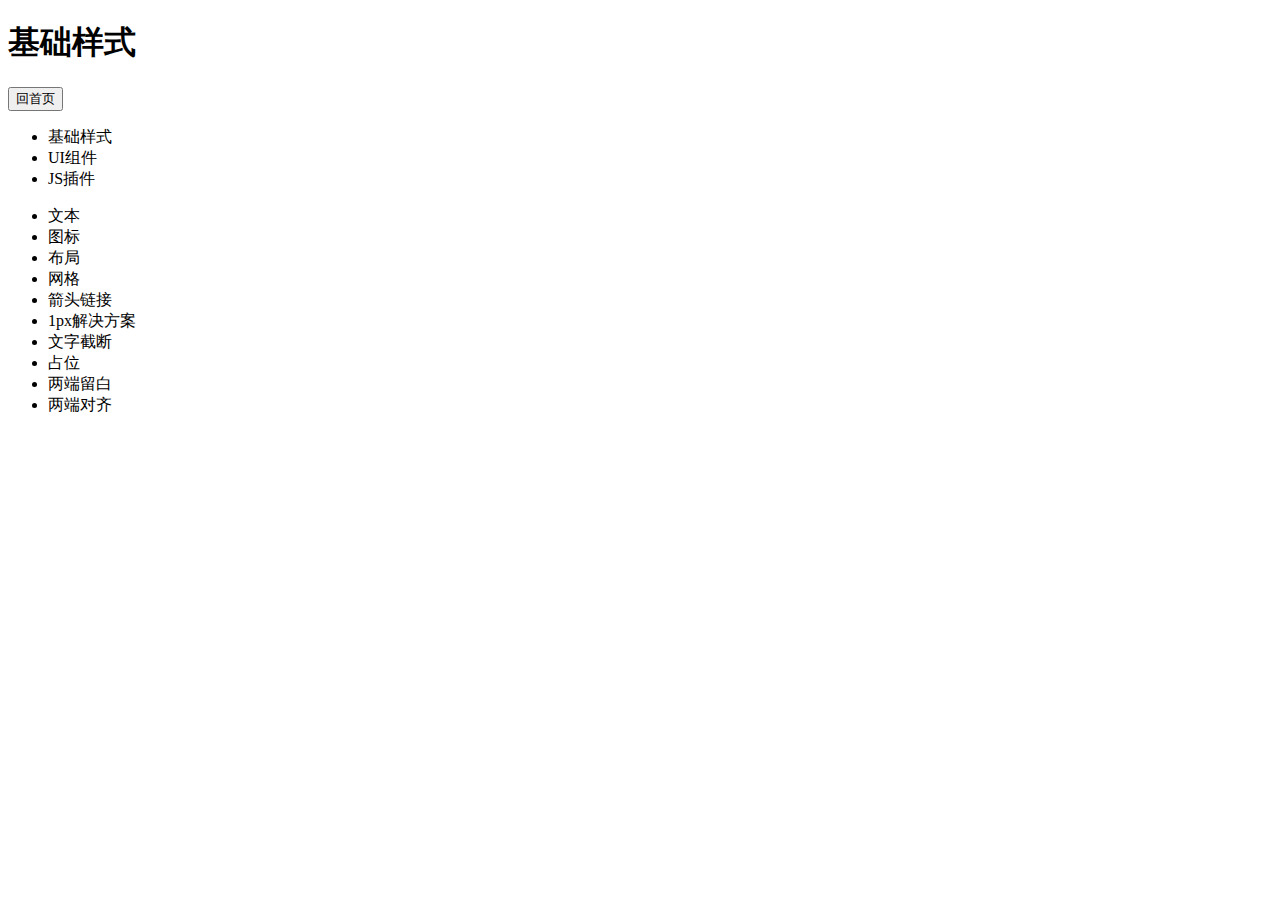
<file: frozen/demo/index.html>
<!DOCTYPE html>
<html>
    <head>
        <meta charset="utf-8">
        <meta name="viewport" content="initial-scale=1, maximum-scale=1, user-scalable=no">
        <meta name="format-detection" content="telephone=no">
        <title>FrozenUI Demo</title>
        <script type="text/javascript" src="http://tajs.qq.com/stats?sId=37342703" charset="UTF-8"></script>
        <link rel="stylesheet" href="http://frozenui.github.io/frozenui/css/frozen.css">
        <link rel="stylesheet" href="demo.css">
        <script src="../lib/zepto.min.js"></script>
        <script src="../js/frozen.js"></script>
    </head>
    
    <body ontouchstart>
        <header class="ui-header ui-header-positive ui-border-b">
            <i class="ui-icon-return" onclick="history.back()"></i><h1>基础样式 </h1><button class="ui-btn">回首页</button>
        </header>
        <footer class="ui-footer ui-footer-btn">
            <ul class="ui-tiled ui-border-t">
                <li data-href="index.html" class="ui-border-r"><div>基础样式</div></li>
                <li data-href="ui.html" class="ui-border-r"><div>UI组件</div></li>
                <li data-href="js.html"><div>JS插件</div></li>
            </ul>
        </footer>
        <section class="ui-container">



<section id="list">
    <div class="demo-item">
        <div class="demo-block">
            <ul class="ui-list ui-list-pure ui-border-b">
                <li class="ui-border-t" data-href="type.html">
                  文本
                </li>
                <li class="ui-border-t" data-href="icon.html">
                  图标
                </li>
                <li class="ui-border-t" data-href="layout.html">
                  布局
                </li>
                <li class="ui-border-t" data-href="grid.html">
                  网格
                </li>
                <li class="ui-border-t" data-href="arrowlink.html">
                  箭头链接
                </li>
                <li class="ui-border-t" data-href="border.html">
                  1px解决方案
                </li>
                <li class="ui-border-t" data-href="nowrap.html">
                  文字截断
                </li>
                <li class="ui-border-t" data-href="placehold.html">
                  占位
                </li>
                <li class="ui-border-t" data-href="whitespace.html">
                  两端留白
                </li>
                <li class="ui-border-t" data-href="justify.html">
                  两端对齐
                </li>
            </ul>
        </div>
    </div>
</section>


 
        </section><!-- /.ui-container-->
        <script>
        $('.ui-list li,.ui-tiled li').click(function(){
            if($(this).data('href')){
                location.href= $(this).data('href');
            }
        });
        $('.ui-header .ui-btn').click(function(){
            location.href= 'index.html';
        });
        </script>
    </body>
</html>
</file>
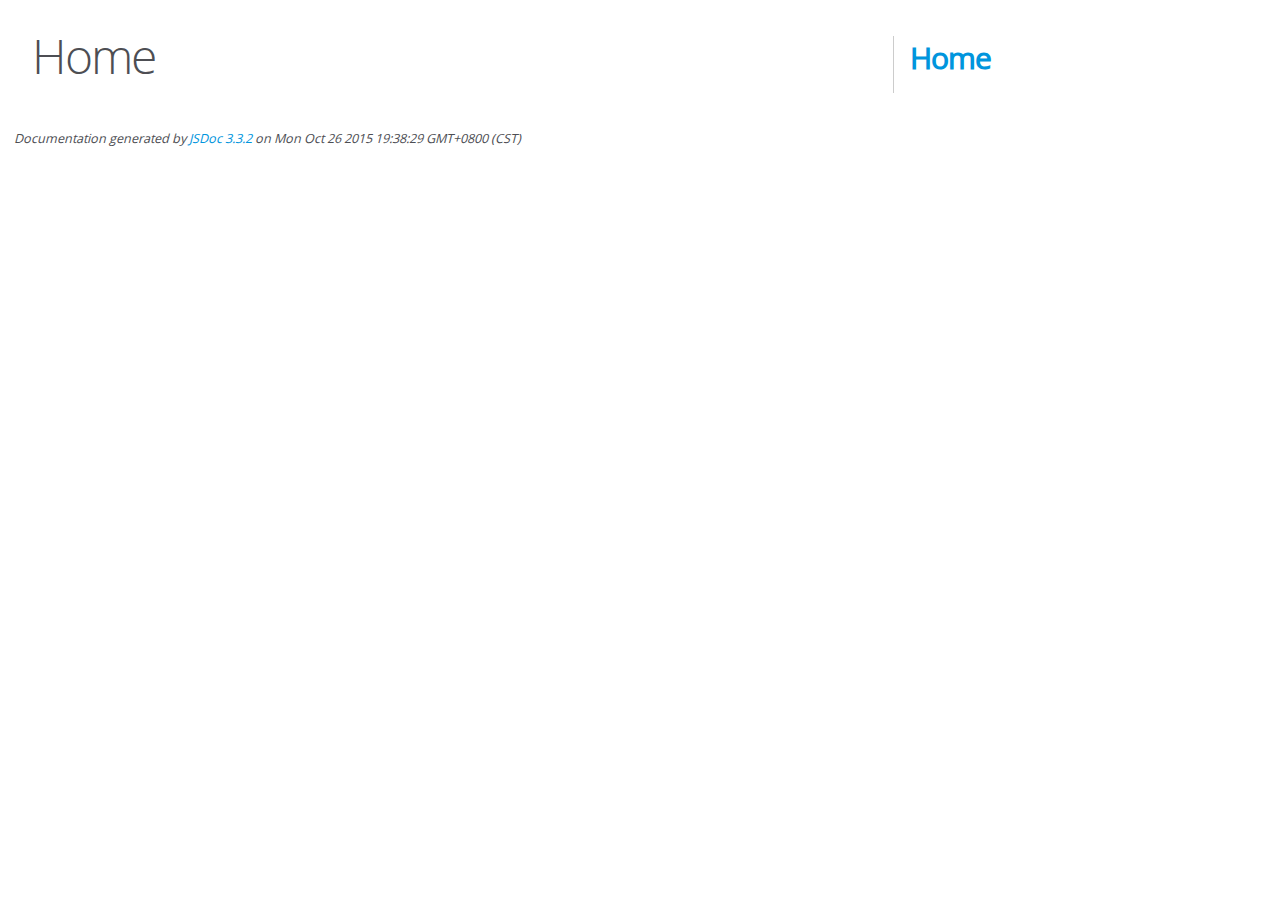
<file: frozen/jsdoc/index.html>
<!DOCTYPE html>
<html lang="en">
<head>
    <meta charset="utf-8">
    <title>JSDoc: Home</title>

    <script src="scripts/prettify/prettify.js"> </script>
    <script src="scripts/prettify/lang-css.js"> </script>
    <!--[if lt IE 9]>
      <script src="//html5shiv.googlecode.com/svn/trunk/html5.js"></script>
    <![endif]-->
    <link type="text/css" rel="stylesheet" href="styles/prettify-tomorrow.css">
    <link type="text/css" rel="stylesheet" href="styles/jsdoc-default.css">
</head>

<body>

<div id="main">

    <h1 class="page-title">Home</h1>

    



    


    <h3> </h3>










    









</div>

<nav>
    <h2><a href="index.html">Home</a></h2>
</nav>

<br class="clear">

<footer>
    Documentation generated by <a href="https://github.com/jsdoc3/jsdoc">JSDoc 3.3.2</a> on Mon Oct 26 2015 19:38:29 GMT+0800 (CST)
</footer>

<script> prettyPrint(); </script>
<script src="scripts/linenumber.js"> </script>
</body>
</html>
</file>
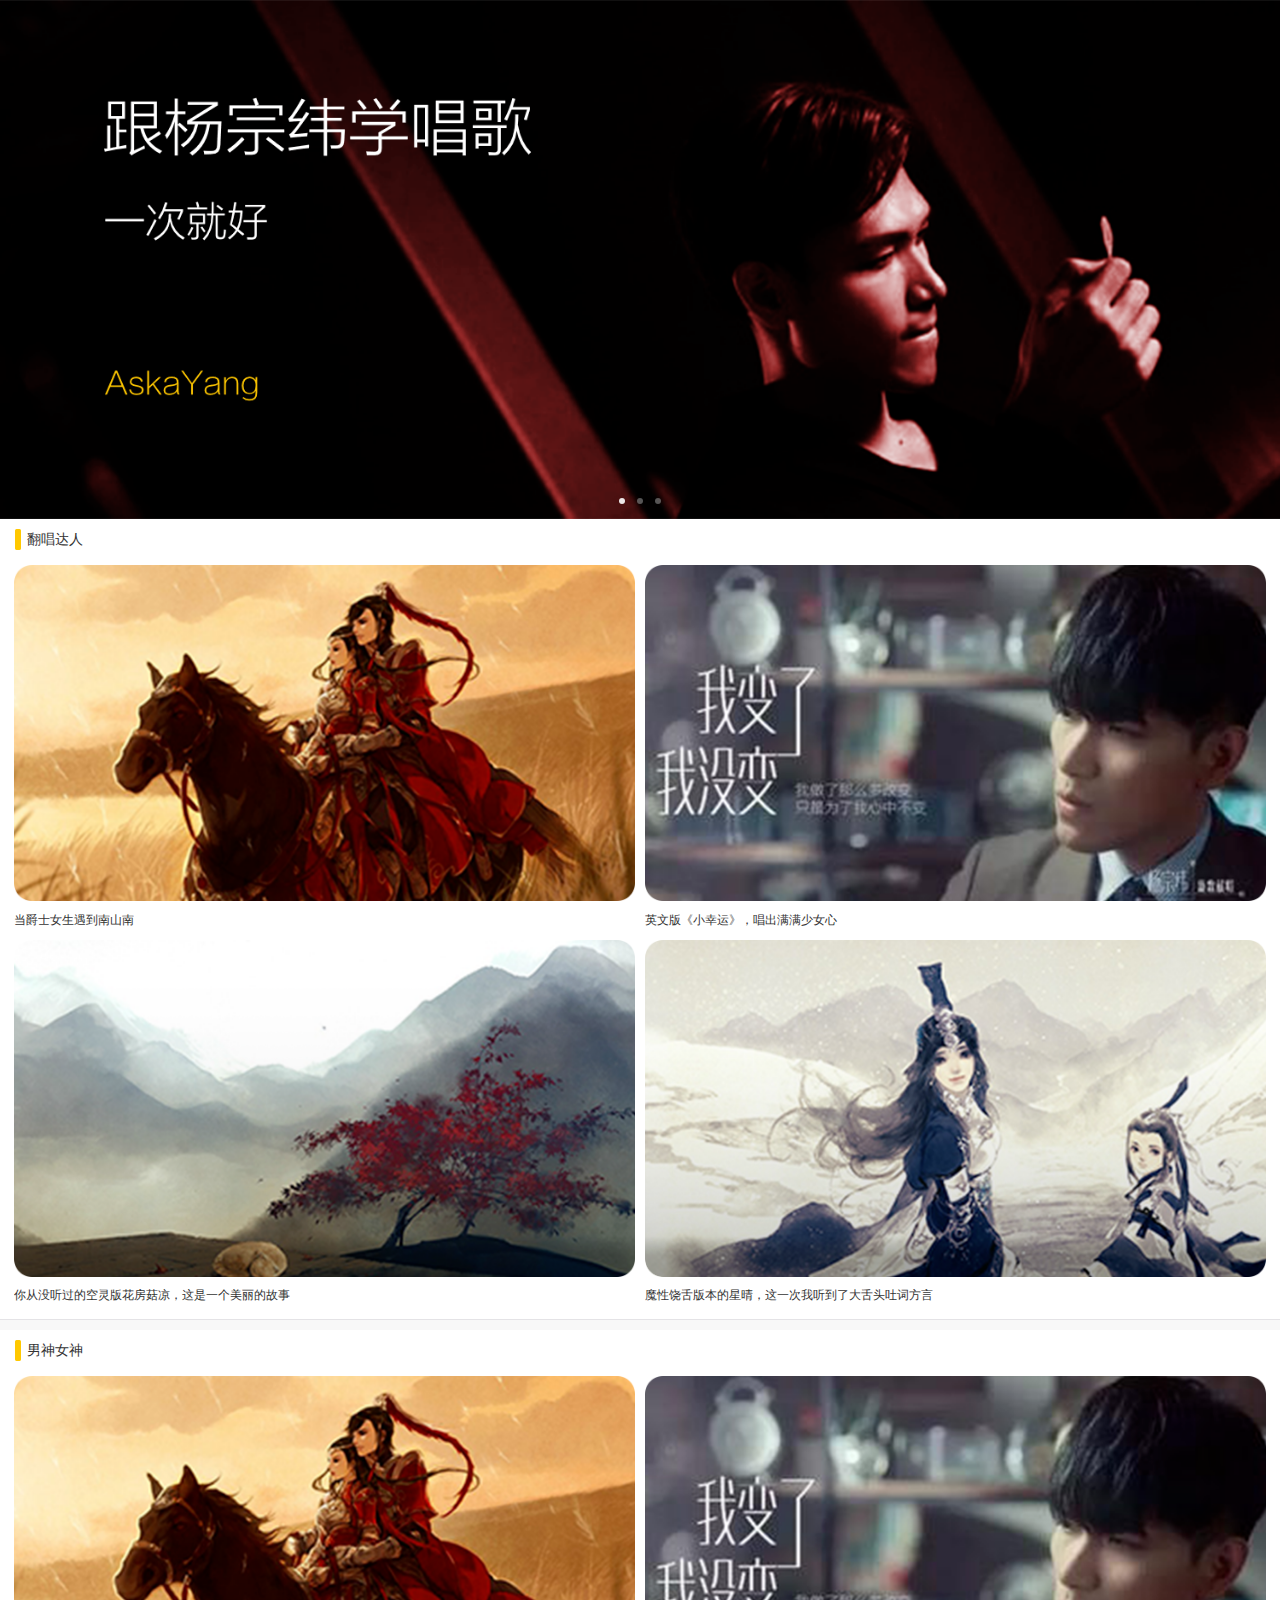
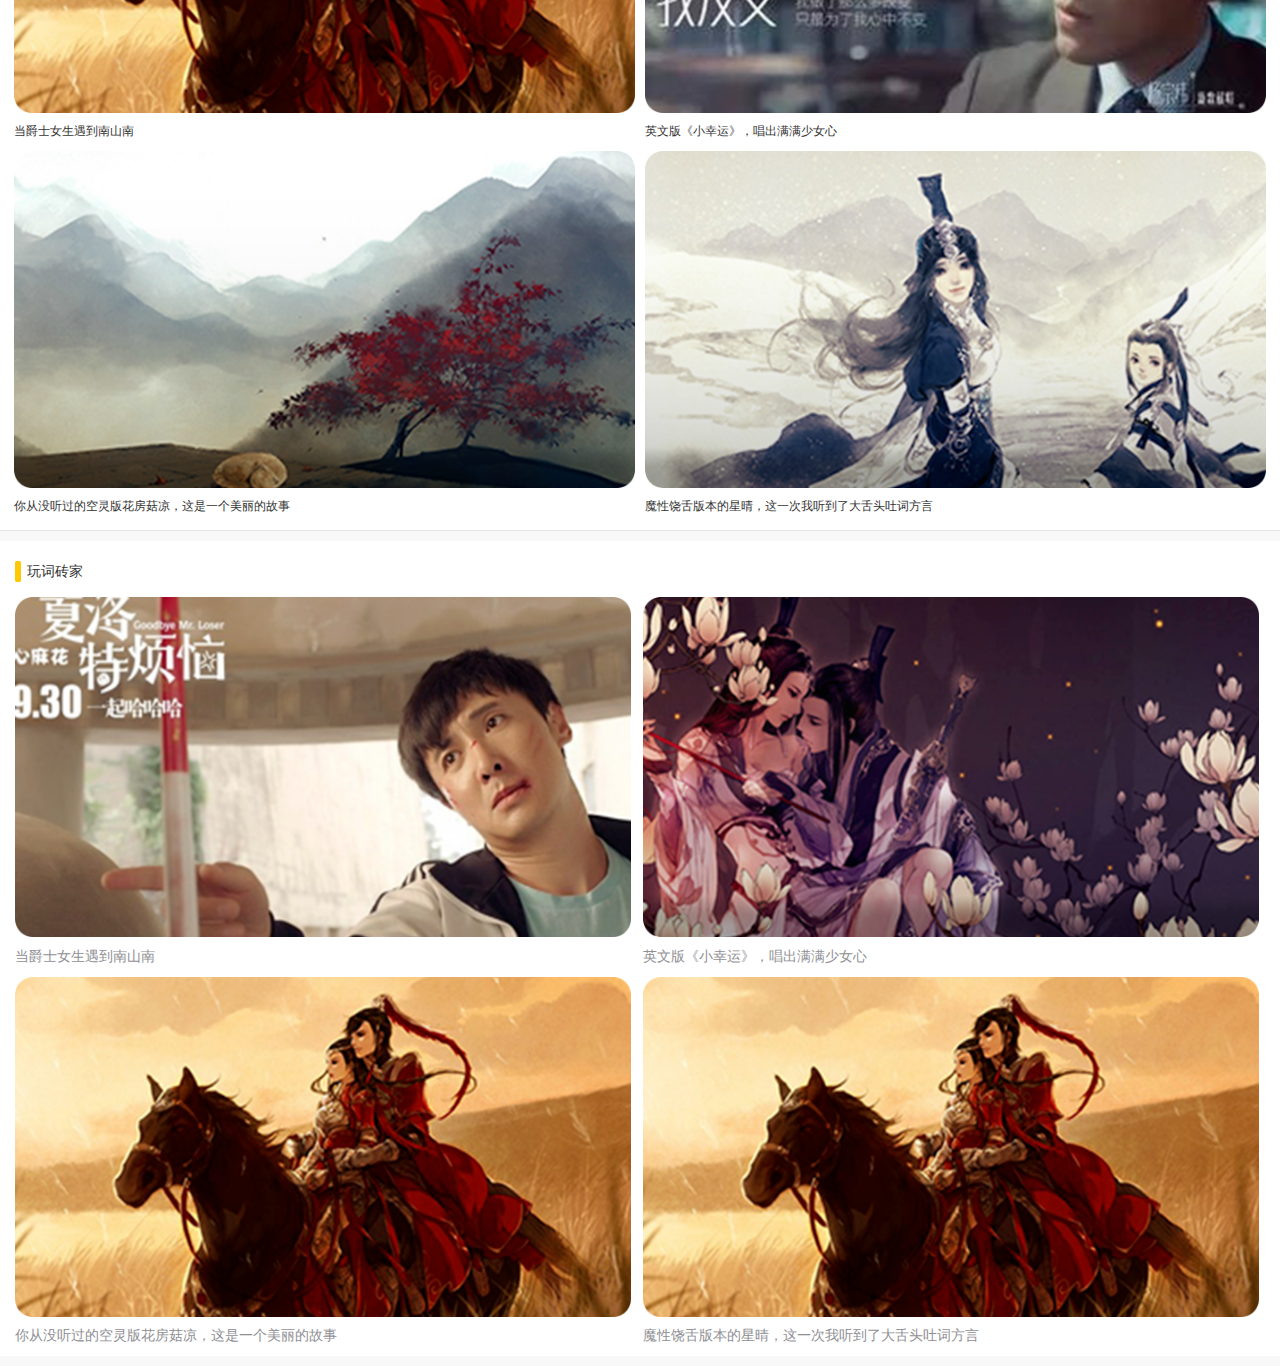
<file: home.html>
<!DOCTYPE html>
<html>
	<head>
		<meta charset="UTF-8">
		<meta name="viewport" content="width=device-width, initial-scale=1,maximum-scale=1,user-scalable=no">
		<meta name="apple-mobile-web-app-capable" content="yes">
		<meta name="apple-mobile-web-app-status-bar-style" content="black">
		<title>首页</title>
	    <script src="js/mui.min.js"></script>
	    <link href="css/mui.min.css" rel="stylesheet"/>
	    <link href="css/global.css" rel="stylesheet"/>
    		<link href="css/style.css" rel="stylesheet"/>
	</head>
	<body>

		<div id="slider" class="mui-slider" >
			<div class="mui-slider-group mui-slider-loop">
				<!-- 额外增加的一个节点(循环轮播：第一个节点是最后一张轮播) -->
				<div class="mui-slider-item mui-slider-item-duplicate">
					<a href="#">
						<img src="img/banner@2x.png">
					</a>
				</div>
				<!-- 第一张 -->
				<div class="mui-slider-item">
					<a href="#">
						<img src="img/banner@2x.png">
					</a>
				</div>
				<!-- 第二张 -->
				<div class="mui-slider-item">
					<a href="#">
						<img src="img/banner@2x.png">
					</a>
				</div>
				<!-- 第三张 -->
				<div class="mui-slider-item">
					<a href="#">
						<img src="img/banner@2x.png">
					</a>
				</div>
				<!-- 额外增加的一个节点(循环轮播：最后一个节点是第一张轮播) -->
				<div class="mui-slider-item mui-slider-item-duplicate">
					<a href="#">
						<img src="img/banner@2x.png">
					</a>
				</div>
			</div>
			<div class="mui-slider-indicator">
				<div class="mui-indicator mui-active"></div>
				<div class="mui-indicator"></div>
				<div class="mui-indicator"></div>
			</div>
		</div>

		<ul class="mui-table-view mui-grid-view">
        	<p class="demo-desc">翻唱达人</p>
	        <li class="mui-table-view-cell mui-media mui-col-xs-6">
	            <a href="#">
	                <img class="mui-media-object" src="img/demo_card@2x.png">
	                <div class="mui-media-body">当爵士女生遇到南山南</div>
	            </a>
	        </li>
	        <li class="mui-table-view-cell mui-media mui-col-xs-6">
	            <a href="#">
	                <img class="mui-media-object" src="img/demo_card2@2x.png">
	                <div class="mui-media-body">英文版《小幸运》，唱出满满少女心</div>
	            </a>
	        </li>
	        <li class="mui-table-view-cell mui-media mui-col-xs-6">
	            <a href="#"><img class="mui-media-object" src="img/demo_card3@2x.png">
	                <div class="mui-media-body">你从没听过的空灵版花房菇凉，这是一个美丽的故事</div>
	            </a>
	        </li>
	        <li class="mui-table-view-cell mui-media mui-col-xs-6">
	            <a href="#">
	                <img class="mui-media-object" src="img/demo_card4@2x.png">
	                <div class="mui-media-body">魔性饶舌版本的星晴，这一次我听到了大舌头吐词方言</div>
	            </a>
	        </li>
	    </ul>
	    
		<ul class="mui-table-view mui-grid-view">
        	<p class="demo-desc">男神女神</p>
	        <li class="mui-table-view-cell mui-media mui-col-xs-6">
	            <a href="#">
	                <img class="mui-media-object" src="img/demo_card@2x.png">
	                <div class="mui-media-body">当爵士女生遇到南山南</div>
	            </a>
	        </li>
	        <li class="mui-table-view-cell mui-media mui-col-xs-6">
	            <a href="#">
	                <img class="mui-media-object" src="img/demo_card2@2x.png">
	                <div class="mui-media-body">英文版《小幸运》，唱出满满少女心</div>
	            </a>
	        </li>
	        <li class="mui-table-view-cell mui-media mui-col-xs-6">
	            <a href="#"><img class="mui-media-object" src="img/demo_card3@2x.png">
	                <div class="mui-media-body">你从没听过的空灵版花房菇凉，这是一个美丽的故事</div>
	            </a>
	        </li>
	        <li class="mui-table-view-cell mui-media mui-col-xs-6">
	            <a href="#">
	                <img class="mui-media-object" src="img/demo_card4@2x.png">
	                <div class="mui-media-body">魔性饶舌版本的星晴，这一次我听到了大舌头吐词方言</div>
	            </a>
	        </li>
	    </ul>
	    
	    <div class="demo-item">
	        <p class="demo-desc">玩词砖家</p>
	        <div class="demo-block">
	            <ul class="ui-grid-halve">
	                <li>
	                    <div class="ui-grid-halve-img">
	                        <span style="background-image:url(img/demo_card5@2x.png)"></span>
	                    </div>
	                    <div class="info">
	                        <p class="ui-nowrap-multi">当爵士女生遇到南山南</p>
	                    </div>
	                </li>
	                <li>
	                    <div class="ui-grid-halve-img">
	                        <span style="background-image:url(img/demo_card6@2x.png)"></span>
	                    </div>
	                    <div class="info">
	                        <p class="ui-nowrap-multi">英文版《小幸运》，唱出满满少女心</p>
	                    </div>
	                </li>
	                <li>
	                    <div class="ui-grid-halve-img">
	                        <span style="background-image:url(img/demo_card@2x.png)"></span>
	                    </div>
	                    <div class="info">
	                        <p class="ui-nowrap-multi">你从没听过的空灵版花房菇凉，这是一个美丽的故事</p>
	                    </div>
	                </li>
	                <li>
	                    <div class="ui-grid-halve-img">
	                        <span style="background-image:url(img/demo_card@2x.png)"></span>
	                    </div>
	                    <div class="info">
	                        <p class="ui-nowrap-multi">魔性饶舌版本的星晴，这一次我听到了大舌头吐词方言</p>
	                    </div>
	                </li>
	            </ul>
	        </div>
	    </div>

		<script type="text/javascript" charset="utf-8">
			mui.init({

			});
			var slider = mui("#slider");
			slider.slider({
				interval: 3000
			});
		</script>
	</body>
</html>
</file>
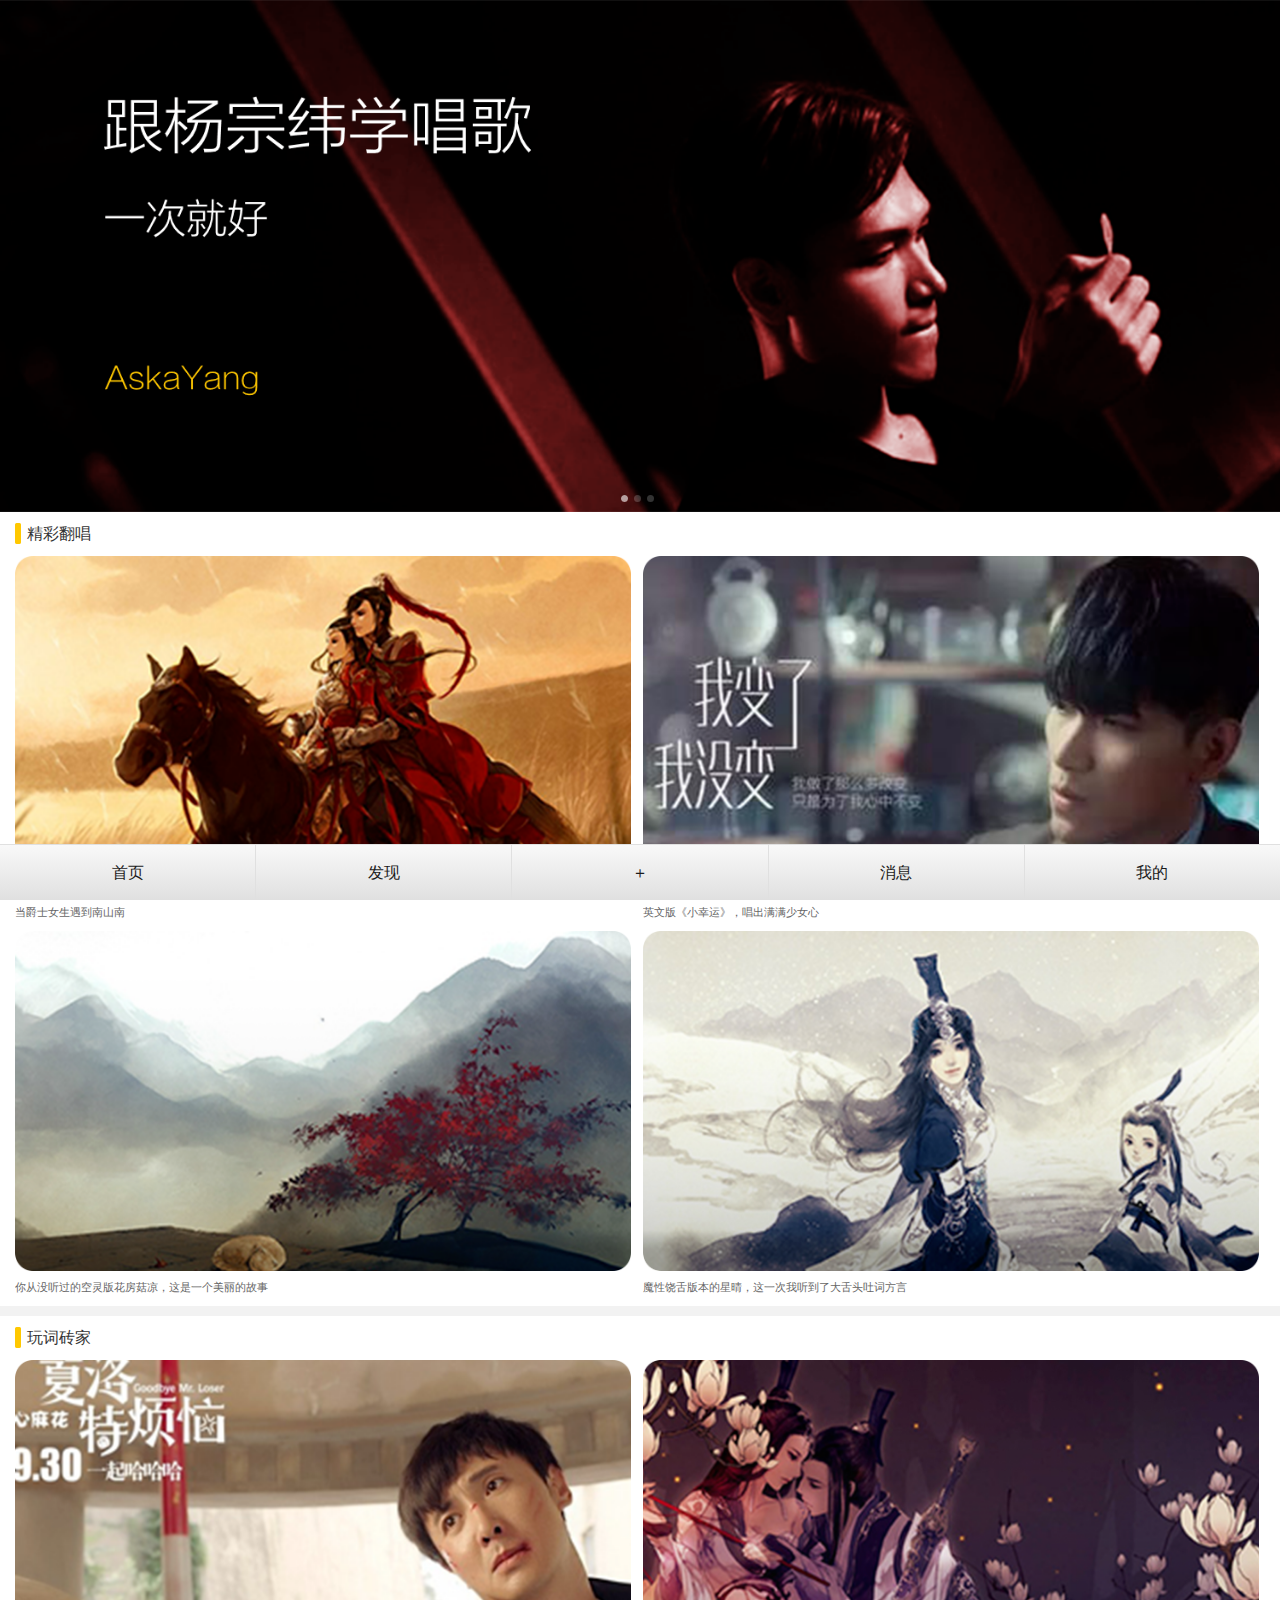
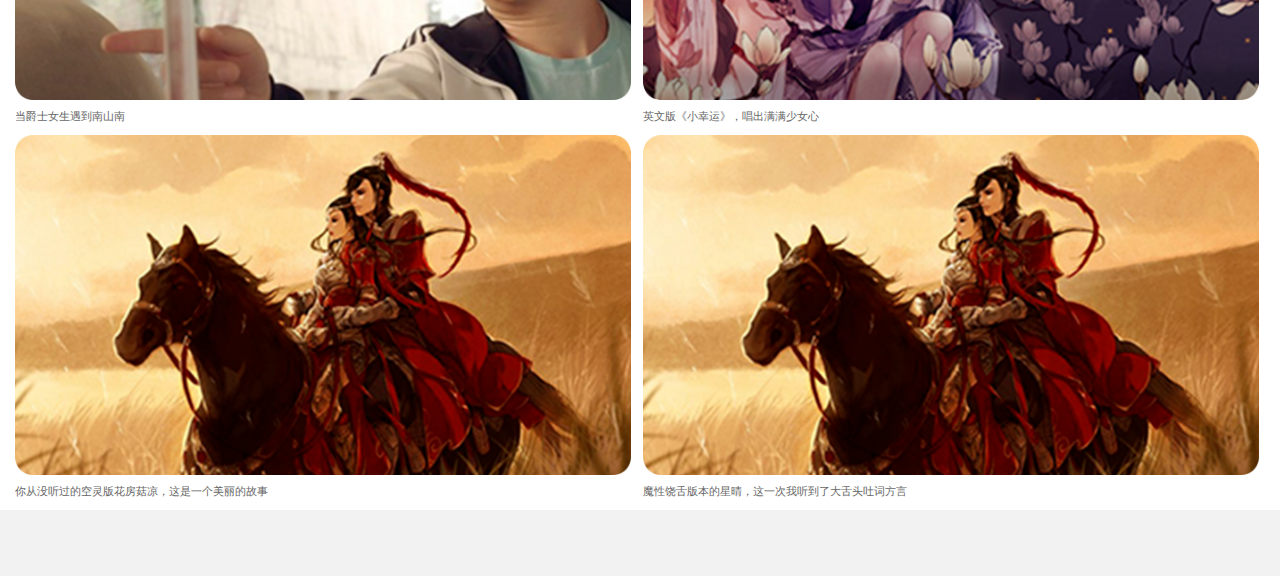
<file: index1.html>
<!DOCTYPE html>
<html>
    <head>
        <meta charset="utf-8">
        <meta name="viewport" content="initial-scale=1, maximum-scale=1, user-scalable=no">
        <meta name="format-detection" content="telephone=no">
        <title>麦爸</title>

        <meta name="apple-mobile-web-app-capable" content="yes">
        <meta name="apple-mobile-web-app-status-bar-style" content="white">
        <meta name="apple-mobile-web-app-title" content="麦爸H5">

        <link rel="stylesheet" href="css/global.css">
        <script src="frozen/lib/zepto.min.js"></script>
        <script src="frozen/js/frozen.js"></script>
    </head>
    
    <body ontouchstart>
        <footer class="ui-footer ui-footer-btn">
            <ul class="ui-tiled ui-border-t">
                <li data-href="index.html" class="ui-border-r"><div>首页</div></li>
                <li data-href="ui.html" class="ui-border-r"><div>发现</div></li>
                <li data-href="index.html" class="ui-border-r"><div>＋</div></li>
                <li data-href="ui.html" class="ui-border-r"><div>消息</div></li>
                <li data-href="js.html"><div>我的</div></li>
            </ul>
        </footer>
        <section class="ui-container">

<section id="slider">
    <div>
        <div>
            <div class="ui-slider" id="slider1">
                <ul class="ui-slider-content">
                    <li><span style="background-image:url(img/banner@2x.png);"></span></li>
                    <li><span style="background-image:url(img/banner@2x.png);"></span></li>
                    <li><span style="background-image:url(img/banner@2x.png)"></span></li>
                </ul>
            </div>
        </div>
        <script class="demo-script">
        (function (){
            var slider = new fz.Scroll('#slider1', {
                role: 'slider',
                indicator: true,
                autoplay: true,

                interval: 3000
            });

            slider.on('beforeScrollStart', function(fromIndex, toIndex) {
                console.log(fromIndex,toIndex)
            });

            slider.on('scrollEnd', function(cruPage) {
                console.log(cruPage)
            });
        })();
        </script>
    </div>
</section>

<section>
    <div class="demo-item">
        <p class="demo-desc">精彩翻唱</p>
        <div class="demo-block">
            <ul class="ui-grid-halve">
                <li>
                    <div class="ui-grid-halve-img">
                        <span style="background-image:url(img/demo_card@2x.png)"></span>
                    </div>
                    <div class="info">
                        <p class="ui-nowrap-multi">当爵士女生遇到南山南</p>
                    </div>
                </li>
                <li>
                    <div class="ui-grid-halve-img">
                        <span style="background-image:url(img/demo_card2@2x.png)"></span>
                    </div>
                    <div class="info">
                        <p class="ui-nowrap-multi">英文版《小幸运》，唱出满满少女心</p>
                    </div>
                </li>
                <li>
                    <div class="ui-grid-halve-img">
                        <span style="background-image:url(img/demo_card3@2x.png)"></span>
                    </div>
                    <div class="info">
                        <p class="ui-nowrap-multi">你从没听过的空灵版花房菇凉，这是一个美丽的故事</p>
                    </div>
                </li>
                <li>
                    <div class="ui-grid-halve-img">
                        <span style="background-image:url(img/demo_card4@2x.png)"></span>
                    </div>
                    <div class="info">
                        <p class="ui-nowrap-multi">魔性饶舌版本的星晴，这一次我听到了大舌头吐词方言</p>
                    </div>
                </li>
            </ul>
        </div>
    </div>

</section>
 
<section>
    <div class="demo-item">
        <p class="demo-desc">玩词砖家</p>
        <div class="demo-block">
            <ul class="ui-grid-halve">
                <li>
                    <div class="ui-grid-halve-img">
                        <span style="background-image:url(img/demo_card5@2x.png)"></span>
                    </div>
                    <div class="info">
                        <p class="ui-nowrap-multi">当爵士女生遇到南山南</p>
                    </div>
                </li>
                <li>
                    <div class="ui-grid-halve-img">
                        <span style="background-image:url(img/demo_card6@2x.png)"></span>
                    </div>
                    <div class="info">
                        <p class="ui-nowrap-multi">英文版《小幸运》，唱出满满少女心</p>
                    </div>
                </li>
                <li>
                    <div class="ui-grid-halve-img">
                        <span style="background-image:url(img/demo_card@2x.png)"></span>
                    </div>
                    <div class="info">
                        <p class="ui-nowrap-multi">你从没听过的空灵版花房菇凉，这是一个美丽的故事</p>
                    </div>
                </li>
                <li>
                    <div class="ui-grid-halve-img">
                        <span style="background-image:url(img/demo_card@2x.png)"></span>
                    </div>
                    <div class="info">
                        <p class="ui-nowrap-multi">魔性饶舌版本的星晴，这一次我听到了大舌头吐词方言</p>
                    </div>
                </li>
            </ul>
        </div>
    </div>

</section>

        </section>
    </body>
</html>
</file>
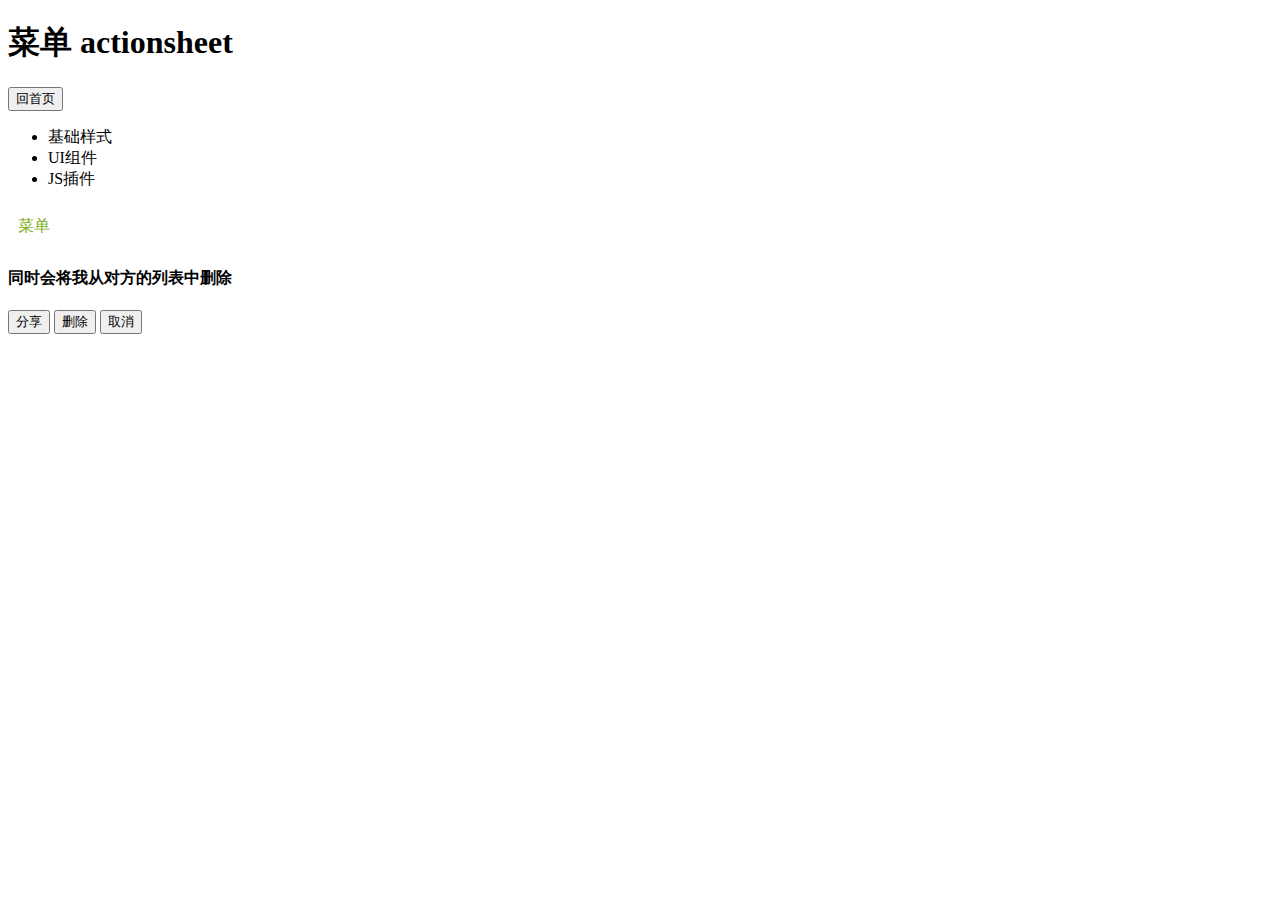
<file: frozen/demo/actionsheet.html>
<!DOCTYPE html>
<html>
    <head>
        <meta charset="utf-8">
        <meta name="viewport" content="initial-scale=1, maximum-scale=1, user-scalable=no">
        <meta name="format-detection" content="telephone=no">
        <title>FrozenUI Demo</title>
        <script type="text/javascript" src="http://tajs.qq.com/stats?sId=37342703" charset="UTF-8"></script>
        <link rel="stylesheet" href="http://frozenui.github.io/frozenui/css/frozen.css">
        <link rel="stylesheet" href="demo.css">
        <script src="../lib/zepto.min.js"></script>
        <script src="../js/frozen.js"></script>
    </head>
    
    <body ontouchstart>
        <header class="ui-header ui-header-positive ui-border-b">
            <i class="ui-icon-return" onclick="history.back()"></i><h1>菜单 actionsheet</h1><button class="ui-btn">回首页</button>
        </header>
        <footer class="ui-footer ui-footer-btn">
            <ul class="ui-tiled ui-border-t">
                <li data-href="index.html" class="ui-border-r"><div>基础样式</div></li>
                <li data-href="ui.html" class="ui-border-r"><div>UI组件</div></li>
                <li data-href="js.html"><div>JS插件</div></li>
            </ul>
        </footer>
        <section class="ui-container">




<section id="actionsheet">
	<div class="demo-item">
		<p class="demo-desc">菜单</p>
		<div class="demo-block">
			<div class="ui-actionsheet">  
				<div class="ui-actionsheet-cnt">
					<h4>同时会将我从对方的列表中删除</h4> 
					<button>分享</button>  
					<button class="ui-actionsheet-del">删除</button>
					<button>取消</button> 
				</div>         
			</div>
			<script type="text/javascript">
				$('.ui-actionsheet').addClass('show');
			</script>
		</div>
	</div>
</section>


        </section><!-- /.ui-container-->
        <script>
        $('.ui-list li,.ui-tiled li').click(function(){
            if($(this).data('href')){
                location.href= $(this).data('href');
            }
        });
        $('.ui-header .ui-btn').click(function(){
            location.href= 'index.html';
        });
        </script>
    </body>
</html>
</file>
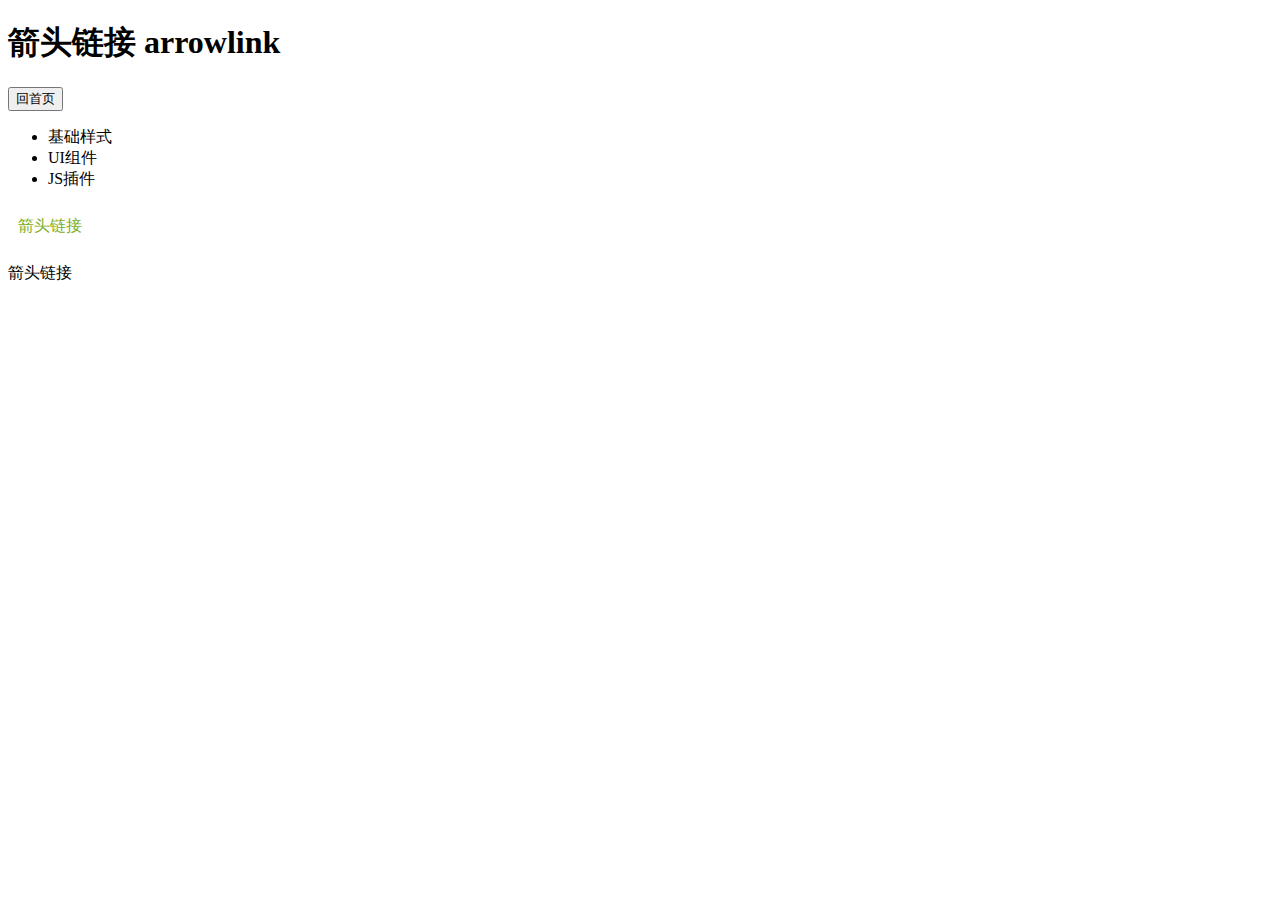
<file: frozen/demo/arrowlink.html>
<!DOCTYPE html>
<html>
    <head>
        <meta charset="utf-8">
        <meta name="viewport" content="initial-scale=1, maximum-scale=1, user-scalable=no">
        <meta name="format-detection" content="telephone=no">
        <title>FrozenUI Demo</title>
        <script type="text/javascript" src="http://tajs.qq.com/stats?sId=37342703" charset="UTF-8"></script>
        <link rel="stylesheet" href="http://frozenui.github.io/frozenui/css/frozen.css">
        <link rel="stylesheet" href="demo.css">
        <script src="../lib/zepto.min.js"></script>
        <script src="../js/frozen.js"></script>
    </head>
    
    <body ontouchstart>
        <header class="ui-header ui-header-positive ui-border-b">
            <i class="ui-icon-return" onclick="history.back()"></i><h1>箭头链接 arrowlink</h1><button class="ui-btn">回首页</button>
        </header>
        <footer class="ui-footer ui-footer-btn">
            <ul class="ui-tiled ui-border-t">
                <li data-href="index.html" class="ui-border-r"><div>基础样式</div></li>
                <li data-href="ui.html" class="ui-border-r"><div>UI组件</div></li>
                <li data-href="js.html"><div>JS插件</div></li>
            </ul>
        </footer>
        <section class="ui-container">




<section id="arrowlink">
    <div class="demo-item">
        <p class="demo-desc">箭头链接</p>
        <div class="demo-block">
            <div class="ui-arrowlink">箭头链接</div>
        </div>
    </div>
</section>


        </section><!-- /.ui-container-->
        <script>
        $('.ui-list li,.ui-tiled li').click(function(){
            if($(this).data('href')){
                location.href= $(this).data('href');
            }
        });
        $('.ui-header .ui-btn').click(function(){
            location.href= 'index.html';
        });
        </script>
    </body>
</html>
</file>
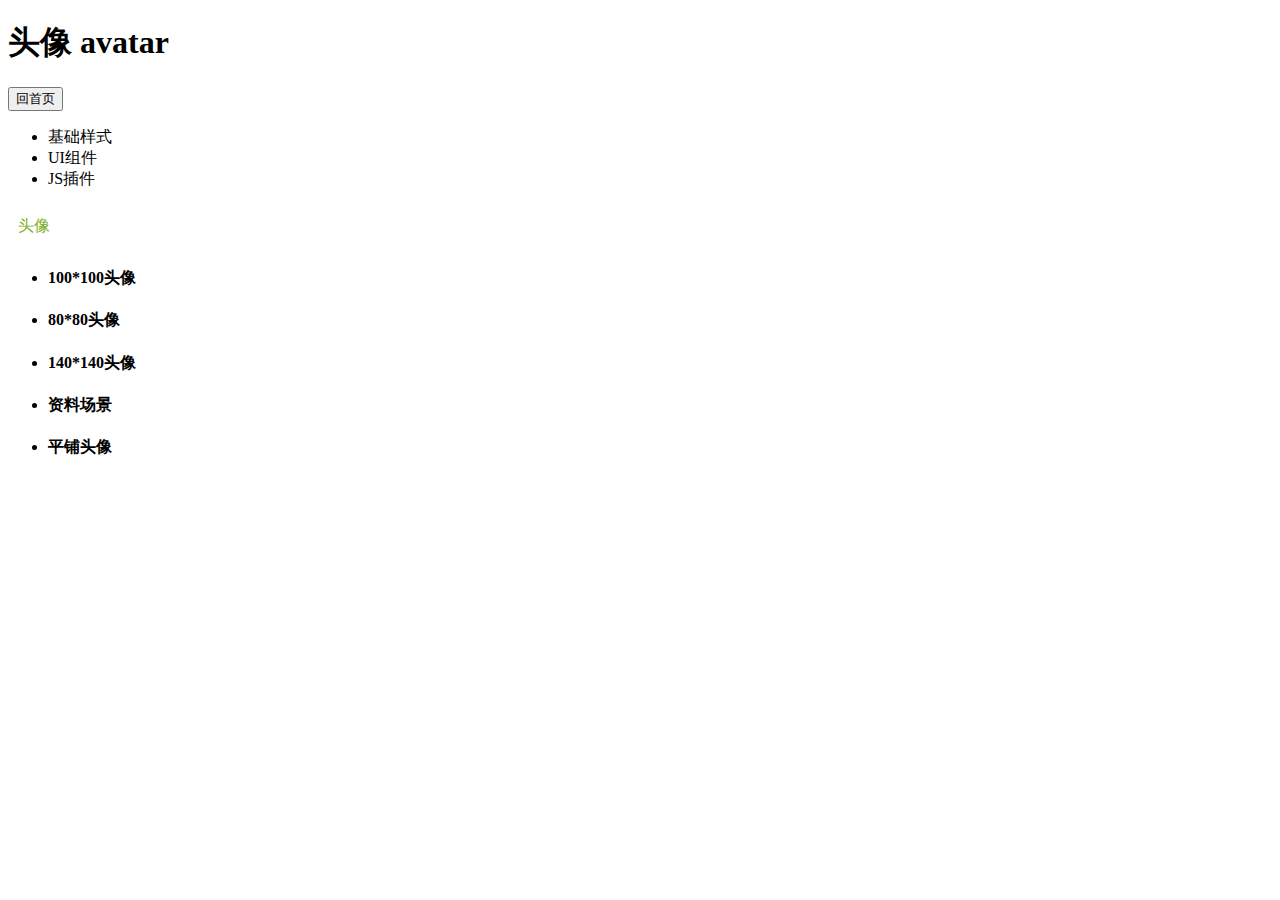
<file: frozen/demo/avatar.html>
<!DOCTYPE html>
<html>
    <head>
        <meta charset="utf-8">
        <meta name="viewport" content="initial-scale=1, maximum-scale=1, user-scalable=no">
        <meta name="format-detection" content="telephone=no">
        <title>FrozenUI Demo</title>
        <script type="text/javascript" src="http://tajs.qq.com/stats?sId=37342703" charset="UTF-8"></script>
        <link rel="stylesheet" href="http://frozenui.github.io/frozenui/css/frozen.css">
        <link rel="stylesheet" href="demo.css">
        <script src="../lib/zepto.min.js"></script>
        <script src="../js/frozen.js"></script>
    </head>
    
    <body ontouchstart>
        <header class="ui-header ui-header-positive ui-border-b">
            <i class="ui-icon-return" onclick="history.back()"></i><h1>头像 avatar</h1><button class="ui-btn">回首页</button>
        </header>
        <footer class="ui-footer ui-footer-btn">
            <ul class="ui-tiled ui-border-t">
                <li data-href="index.html" class="ui-border-r"><div>基础样式</div></li>
                <li data-href="ui.html" class="ui-border-r"><div>UI组件</div></li>
                <li data-href="js.html"><div>JS插件</div></li>
            </ul>
        </footer>
        <section class="ui-container">




<section id="avatar">
    <div class="demo-item">
        <p class="demo-desc">头像</p>
        <div class="demo-block">
            <ul class="ui-list ui-list-pure ui-border-tb">
                <li class="ui-border-t">
                    <h4>100*100头像</h4>
                    <div class="ui-avatar">
                        <span style="background-image:url(http://placeholder.qiniudn.com/100x100)"></span>
                    </div>
                </li>
                <li class="ui-border-t">
                    <h4>80*80头像</h4>
                    <div class="ui-avatar-s">
                        <span style="background-image:url(http://placeholder.qiniudn.com/80x80)"></span>
                    </div>
                </li>
                <li class="ui-border-t">
                    <h4>140*140头像</h4>
                    <div class="ui-avatar-lg">
                        <span style="background-image:url(http://placeholder.qiniudn.com/140x140)"></span>
                    </div>
                    
                </li>
                <li class="ui-border-t">
                    <h4>资料场景</h4>
                    <div class="ui-avatar-one"><span style="background-image:url(http://placeholder.qiniudn.com/140x140)"></span></div>
                </li>
                <li class="ui-border-t">
                    <h4>平铺头像</h4>
                    <span class="ui-avatar-tiled"><span style="background-image:url(http://placeholder.qiniudn.com/60x60)"></span></span>
                    <span class="ui-avatar-tiled"><span style="background-image:url(http://placeholder.qiniudn.com/60x60)"></span></span>
                    <span class="ui-avatar-tiled"><span style="background-image:url(http://placeholder.qiniudn.com/60x60)"></span></span>
                    <span class="ui-avatar-tiled"><span style="background-image:url(http://placeholder.qiniudn.com/60x60)"></span></span>
                </li>
            </ul>
        </div>
    </div>
</section>


        </section><!-- /.ui-container-->
        <script>
        $('.ui-list li,.ui-tiled li').click(function(){
            if($(this).data('href')){
                location.href= $(this).data('href');
            }
        });
        $('.ui-header .ui-btn').click(function(){
            location.href= 'index.html';
        });
        </script>
    </body>
</html>
</file>
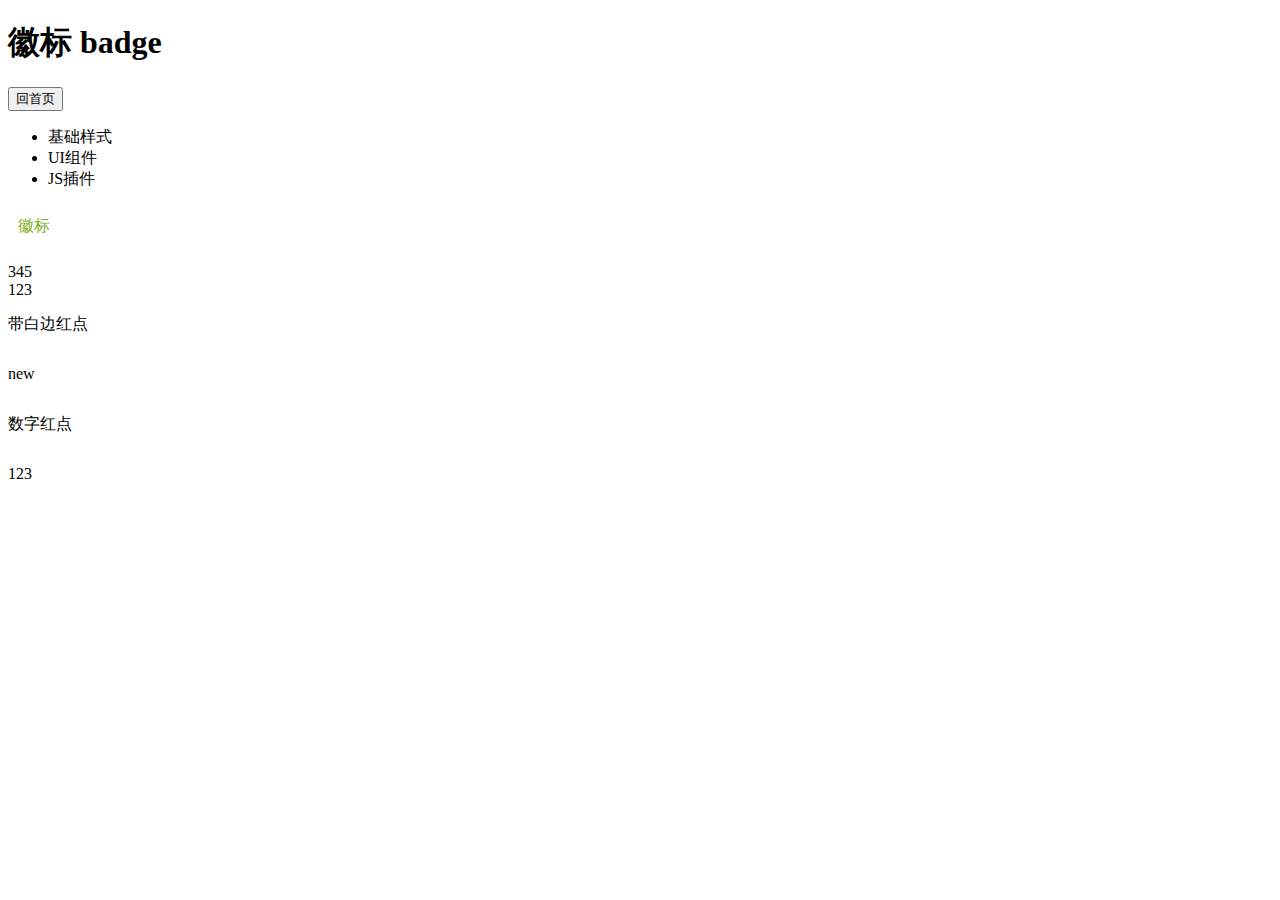
<file: frozen/demo/badge.html>
<!DOCTYPE html>
<html>
    <head>
        <meta charset="utf-8">
        <meta name="viewport" content="initial-scale=1, maximum-scale=1, user-scalable=no">
        <meta name="format-detection" content="telephone=no">
        <title>FrozenUI Demo</title>
        <script type="text/javascript" src="http://tajs.qq.com/stats?sId=37342703" charset="UTF-8"></script>
        <link rel="stylesheet" href="http://frozenui.github.io/frozenui/css/frozen.css">
        <link rel="stylesheet" href="demo.css">
        <script src="../lib/zepto.min.js"></script>
        <script src="../js/frozen.js"></script>
    </head>
    
    <body ontouchstart>
        <header class="ui-header ui-header-positive ui-border-b">
            <i class="ui-icon-return" onclick="history.back()"></i><h1>徽标 badge</h1><button class="ui-btn">回首页</button>
        </header>
        <footer class="ui-footer ui-footer-btn">
            <ul class="ui-tiled ui-border-t">
                <li data-href="index.html" class="ui-border-r"><div>基础样式</div></li>
                <li data-href="ui.html" class="ui-border-r"><div>UI组件</div></li>
                <li data-href="js.html"><div>JS插件</div></li>
            </ul>
        </footer>
        <section class="ui-container">




<section id="border">
    <div class="demo-item">
        <p class="demo-desc">徽标</p>
        <div class="demo-block">
            <div class="ui-badge-muted">345</div>
            <div class="ui-badge">123</div>
            <div class="ui-badge-wrap" style="width: 100px;line-height: 50px;">带白边红点<div class="ui-badge-corner">new</div></div>
            <div class="ui-badge-wrap" style="width: 100px;line-height: 50px;">数字红点<div class="ui-badge-cornernum">123</div></div>
        </div>
    </div>
</section>


        </section><!-- /.ui-container-->
        <script>
        $('.ui-list li,.ui-tiled li').click(function(){
            if($(this).data('href')){
                location.href= $(this).data('href');
            }
        });
        $('.ui-header .ui-btn').click(function(){
            location.href= 'index.html';
        });
        </script>
    </body>
</html>
</file>
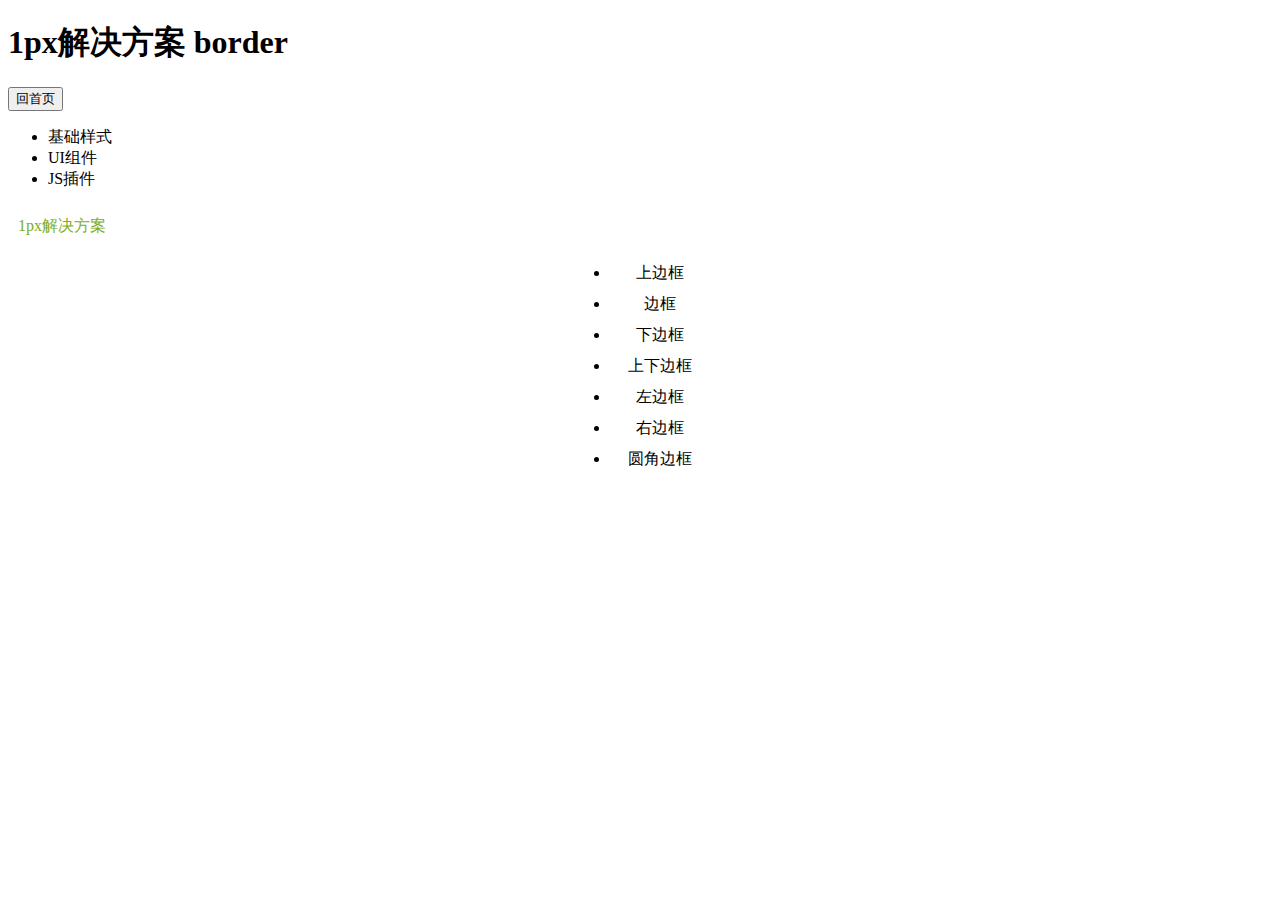
<file: frozen/demo/border.html>
<!DOCTYPE html>
<html>
    <head>
        <meta charset="utf-8">
        <meta name="viewport" content="initial-scale=1, maximum-scale=1, user-scalable=no">
        <meta name="format-detection" content="telephone=no">
        <title>FrozenUI Demo</title>
        <script type="text/javascript" src="http://tajs.qq.com/stats?sId=37342703" charset="UTF-8"></script>
        <link rel="stylesheet" href="http://frozenui.github.io/frozenui/css/frozen.css">
        <link rel="stylesheet" href="demo.css">
        <script src="../lib/zepto.min.js"></script>
        <script src="../js/frozen.js"></script>
    </head>
    
    <body ontouchstart>
        <header class="ui-header ui-header-positive ui-border-b">
            <i class="ui-icon-return" onclick="history.back()"></i><h1>1px解决方案 border</h1><button class="ui-btn">回首页</button>
        </header>
        <footer class="ui-footer ui-footer-btn">
            <ul class="ui-tiled ui-border-t">
                <li data-href="index.html" class="ui-border-r"><div>基础样式</div></li>
                <li data-href="ui.html" class="ui-border-r"><div>UI组件</div></li>
                <li data-href="js.html"><div>JS插件</div></li>
            </ul>
        </footer>
        <section class="ui-container">




<section id="border">
    
    <div class="demo-item">
        <p class="demo-desc">1px解决方案</p>
        <div class="demo-block">
            <ul class="ui-list-text border-list">
                <li class="ui-border-t">上边框</li>
                <li class="ui-border">边框</li>
                <li class="ui-border-b">下边框</li>
                <li class="ui-border-tb">上下边框</li>
                <li class="ui-border-l">左边框</li>
                <li class="ui-border-r">右边框</li>
                <li class="ui-border-radius">
                    圆角边框
                </li>
            </ul>
        </div>
    </div>
</section>


        </section><!-- /.ui-container-->
        <script>
        $('.ui-list li,.ui-tiled li').click(function(){
            if($(this).data('href')){
                location.href= $(this).data('href');
            }
        });
        $('.ui-header .ui-btn').click(function(){
            location.href= 'index.html';
        });
        </script>
    </body>
</html>
</file>
<file: frozen/demo/demo.css>
body{
  -webkit-user-select:initial;
  background-color: #fff;
}
body>a{display: none;}
.demo-desc{
    padding: 10px;
    font-size: 16px;
    color: #7CAE23;
}
.demo-block{
    position: relative;
}
.demo-block .ui-header,
.demo-block .ui-footer{
    position: absolute;
}
.ui-tab-nav{
    top: 45px;
}
.ui-tab-content{
    margin-top: 45px;
}
.demo-block > .ui-list,.demo-block >.ui-form,.demo-block >.ui-tooltips{margin-bottom: 20px;}
.content h3{
    padding: 0 15px;
    line-height: 44px;
    font-size: 15px;  
}
.border-list{
    background-color: #fff;
}
.border-list li{
    width: 100px;
    margin: 10px auto;
    -webkit-box-pack: center;
    text-align: center;
}
.ui-btn-group-bottom{bottom: 56px;}
.ui-table{
    line-height: 40px;
    text-align: center;
    background-color: #fff;
}
.ui-scroller {width:auto;height:300px;margin:20px;padding:10px;overflow:hidden;}
.ui-scroller li {margin-bottom:10px;}
.ui-notice{
    top: 0;
    z-index: -1;
    height: 400px;
}
.icon-lists li{
  float:left;
  height: 100px;
  width: 103px;
  text-align: center;
  
}
.icon-lists li i{
    font-size: 32px;
    line-height: 44px;
}
.icon-lists .ui-icon,.icon-lists [class^="ui-icon-"]{
  margin: 10px 0;
  color: #000;
}
.code,.fontclass{
    font-size: 12px;
}
.ui-col{
    padding: 5px;
    background: #777;
    text-align: center;
    box-sizing: border-box;
    border: 1px solid #ddd;
}
.ui-flex{
    border: 1px solid #ddd;
    min-height: 80px;
    margin-bottom: 10px;
}
.ui-flex-ver{
    border: 1px solid #ddd;
    min-height: 80px;
    margin-bottom: 10px;
}
.ui-row-flex-ver{
    border: 1px solid #ddd;
    min-height: 100px;
}
.test-img {
    width: 50px;
    height: 50px;
    background: #777;
}
</file>
<file: frozen/jsdoc/styles/prettify-tomorrow.css>
/* Tomorrow Theme */
/* Original theme - https://github.com/chriskempson/tomorrow-theme */
/* Pretty printing styles. Used with prettify.js. */
/* SPAN elements with the classes below are added by prettyprint. */
/* plain text */
.pln {
  color: #4d4d4c; }

@media screen {
  /* string content */
  .str {
    color: #718c00; }

  /* a keyword */
  .kwd {
    color: #8959a8; }

  /* a comment */
  .com {
    color: #8e908c; }

  /* a type name */
  .typ {
    color: #4271ae; }

  /* a literal value */
  .lit {
    color: #f5871f; }

  /* punctuation */
  .pun {
    color: #4d4d4c; }

  /* lisp open bracket */
  .opn {
    color: #4d4d4c; }

  /* lisp close bracket */
  .clo {
    color: #4d4d4c; }

  /* a markup tag name */
  .tag {
    color: #c82829; }

  /* a markup attribute name */
  .atn {
    color: #f5871f; }

  /* a markup attribute value */
  .atv {
    color: #3e999f; }

  /* a declaration */
  .dec {
    color: #f5871f; }

  /* a variable name */
  .var {
    color: #c82829; }

  /* a function name */
  .fun {
    color: #4271ae; } }
/* Use higher contrast and text-weight for printable form. */
@media print, projection {
  .str {
    color: #060; }

  .kwd {
    color: #006;
    font-weight: bold; }

  .com {
    color: #600;
    font-style: italic; }

  .typ {
    color: #404;
    font-weight: bold; }

  .lit {
    color: #044; }

  .pun, .opn, .clo {
    color: #440; }

  .tag {
    color: #006;
    font-weight: bold; }

  .atn {
    color: #404; }

  .atv {
    color: #060; } }
/* Style */
/*
pre.prettyprint {
  background: white;
  font-family: Consolas, Monaco, 'Andale Mono', monospace;
  font-size: 12px;
  line-height: 1.5;
  border: 1px solid #ccc;
  padding: 10px; }
*/

/* Specify class=linenums on a pre to get line numbering */
ol.linenums {
  margin-top: 0;
  margin-bottom: 0; }

/* IE indents via margin-left */
li.L0,
li.L1,
li.L2,
li.L3,
li.L4,
li.L5,
li.L6,
li.L7,
li.L8,
li.L9 {
  /* */ }

/* Alternate shading for lines */
li.L1,
li.L3,
li.L5,
li.L7,
li.L9 {
  /* */ }
</file>
<file: frozen/jsdoc/styles/jsdoc-default.css>
@font-face {
    font-family: 'Open Sans';
    font-weight: normal;
    font-style: normal;
    src: url('../fonts/OpenSans-Regular-webfont.eot');
    src:
        local('Open Sans'),
        local('OpenSans'),
        url('../fonts/OpenSans-Regular-webfont.eot?#iefix') format('embedded-opentype'),
        url('../fonts/OpenSans-Regular-webfont.woff') format('woff'),
        url('../fonts/OpenSans-Regular-webfont.svg#open_sansregular') format('svg');
}

@font-face {
    font-family: 'Open Sans Light';
    font-weight: normal;
    font-style: normal;
    src: url('../fonts/OpenSans-Light-webfont.eot');
    src:
        local('Open Sans Light'),
        local('OpenSans Light'),
        url('../fonts/OpenSans-Light-webfont.eot?#iefix') format('embedded-opentype'),
        url('../fonts/OpenSans-Light-webfont.woff') format('woff'),
        url('../fonts/OpenSans-Light-webfont.svg#open_sanslight') format('svg');
}

html
{
    overflow: auto;
    background-color: #fff;
    font-size: 14px;
}

body
{
    font-family: 'Open Sans', sans-serif;
    line-height: 1.5;
    color: #4d4e53;
    background-color: white;
}

a, a:visited, a:active {
    color: #0095dd;
    text-decoration: none;
}

a:hover {
    text-decoration: underline;
}

header
{
    display: block;
    padding: 0px 4px;
}

tt, code, kbd, samp {
    font-family: Consolas, Monaco, 'Andale Mono', monospace;
}

.class-description {
    font-size: 130%;
    line-height: 140%;
    margin-bottom: 1em;
    margin-top: 1em;
}

.class-description:empty {
    margin: 0;
}

#main {
    float: left;
    width: 70%;
}

article dl {
    margin-bottom: 40px;
}

section
{
    display: block;
    background-color: #fff;
    padding: 12px 24px;
    border-bottom: 1px solid #ccc;
    margin-right: 30px;
}

.variation {
    display: none;
}

.signature-attributes {
    font-size: 60%;
    color: #aaa;
    font-style: italic;
    font-weight: lighter;
}

nav
{
    display: block;
    float: right;
    margin-top: 28px;
    width: 30%;
    box-sizing: border-box;
    border-left: 1px solid #ccc;
    padding-left: 16px;
}

nav ul {
    font-family: 'Lucida Grande', 'Lucida Sans Unicode', arial, sans-serif;
    font-size: 100%;
    line-height: 17px;
    padding: 0;
    margin: 0;
    list-style-type: none;
}

nav ul a, nav ul a:visited, nav ul a:active {
    font-family: Consolas, Monaco, 'Andale Mono', monospace;
    line-height: 18px;
    color: #4D4E53;
}

nav h3 {
    margin-top: 12px;
}

nav li {
    margin-top: 6px;
}

footer {
    display: block;
    padding: 6px;
    margin-top: 12px;
    font-style: italic;
    font-size: 90%;
}

h1, h2, h3, h4 {
    font-weight: 200;
    margin: 0;
}

h1
{
    font-family: 'Open Sans Light', sans-serif;
    font-size: 48px;
    letter-spacing: -2px;
    margin: 12px 24px 20px;
}

h2, h3
{
    font-size: 30px;
    font-weight: 700;
    letter-spacing: -1px;
    margin-bottom: 12px;
}

h4
{
    font-size: 18px;
    letter-spacing: -0.33px;
    margin-bottom: 12px;
    color: #4d4e53;
}

h5, .container-overview .subsection-title
{
    font-size: 120%;
    font-weight: bold;
    letter-spacing: -0.01em;
    margin: 8px 0 3px 0;
}

h6
{
    font-size: 100%;
    letter-spacing: -0.01em;
    margin: 6px 0 3px 0;
    font-style: italic;
}

.ancestors { color: #999; }
.ancestors a
{
    color: #999 !important;
    text-decoration: none;
}

.clear
{
    clear: both;
}

.important
{
    font-weight: bold;
    color: #950B02;
}

.yes-def {
    text-indent: -1000px;
}

.type-signature {
    color: #aaa;
}

.name, .signature {
    font-family: Consolas, Monaco, 'Andale Mono', monospace;
}

.details { margin-top: 14px; border-left: 2px solid #DDD; }
.details dt { width: 120px; float: left; padding-left: 10px;  padding-top: 6px; }
.details dd { margin-left: 70px; }
.details ul { margin: 0; }
.details ul { list-style-type: none; }
.details li { margin-left: 30px; padding-top: 6px; }
.details pre.prettyprint { margin: 0 }
.details .object-value { padding-top: 0; }

.description {
    margin-bottom: 1em;
    margin-top: 1em;
}

.code-caption
{
    font-style: italic;
    font-size: 107%;
    margin: 0;
}

.prettyprint
{
    border: 1px solid #ddd;
    width: 80%;
    overflow: auto;
}

.prettyprint.source {
    width: inherit;
}

.prettyprint code
{
    font-size: 100%;
    line-height: 18px;
    display: block;
    padding: 4px 12px;
    margin: 0;
    background-color: #fff;
    color: #4D4E53;
}

.prettyprint code span.line
{
  display: inline-block;
}

.prettyprint.linenums
{
  padding-left: 70px;
  -webkit-user-select: none;
  -moz-user-select: none;
  -ms-user-select: none;
  user-select: none;
}

.prettyprint.linenums ol
{
  padding-left: 0;
}

.prettyprint.linenums li
{
  border-left: 3px #ddd solid;
}

.prettyprint.linenums li.selected,
.prettyprint.linenums li.selected *
{
  background-color: lightyellow;
}

.prettyprint.linenums li *
{
  -webkit-user-select: text;
  -moz-user-select: text;
  -ms-user-select: text;
  user-select: text;
}

.params, .props
{
    border-spacing: 0;
    border: 0;
    border-collapse: collapse;
}

.params .name, .props .name, .name code {
    color: #4D4E53;
    font-family: Consolas, Monaco, 'Andale Mono', monospace;
    font-size: 100%;
}

.params td, .params th, .props td, .props th
{
    border: 1px solid #ddd;
    margin: 0px;
    text-align: left;
    vertical-align: top;
    padding: 4px 6px;
    display: table-cell;
}

.params thead tr, .props thead tr
{
    background-color: #ddd;
    font-weight: bold;
}

.params .params thead tr, .props .props thead tr
{
    background-color: #fff;
    font-weight: bold;
}

.params th, .props th { border-right: 1px solid #aaa; }
.params thead .last, .props thead .last { border-right: 1px solid #ddd; }

.params td.description > p:first-child,
.props td.description > p:first-child
{
    margin-top: 0;
    padding-top: 0;
}

.params td.description > p:last-child,
.props td.description > p:last-child
{
    margin-bottom: 0;
    padding-bottom: 0;
}

.disabled {
    color: #454545;
}
</file>
<file: css/global.css>
@charset "UTF-8";
@media screen and (max-width: 319px) {
  html {
    font-size: 85.33333px; } }
@media screen and (min-width: 320px) and (max-width: 359px) {
  html {
    font-size: 85.33333px; } }
@media screen and (min-width: 360px) and (max-width: 374px) {
  html {
    font-size: 96px; } }
@media screen and (min-width: 375px) and (max-width: 383px) {
  html {
    font-size: 100px; } }
@media screen and (min-width: 384px) and (max-width: 399px) {
  html {
    font-size: 102.4px; } }
@media screen and (min-width: 400px) and (max-width: 413px) {
  html {
    font-size: 106.66667px; } }
@media screen and (min-width: 414px) {
  html {
    font-size: 110.4px; } }
/*CSS Reset*/
body,
div,
dl,
dt,
dd,
ul,
ol,
li,
h1,
h2,
h3,
h4,
h5,
h6,
pre,
code,
form,
fieldset,
legend,
input,
textarea,
p,
blockquote,
th,
td,
header,
hgroup,
nav,
section,
article,
aside,
footer,
figure,
figcaption,
menu,
button {
  margin: 0;
  padding: 0; }

body {
  font-family: "Helvetica Neue",Helvetica,STHeiTi,sans-serif;
  line-height: 1.5;
  font-size: 16px;
  color: #000;
  background-color: #f8f8f8;
  -webkit-user-select: none;
  -webkit-text-size-adjust: 100%;
  -webkit-tap-highlight-color: transparent;
  outline: 0; }

h1, h2, h3, h4, h5, h6 {
  font-size: 100%;
  font-weight: normal; }

table {
  border-collapse: collapse;
  border-spacing: 0; }

caption, th {
  text-align: left; }

fieldset,
img {
  border: 0; }

li {
  list-style: none; }

ins {
  text-decoration: none; }

del {
  text-decoration: line-through; }

input,
button,
textarea,
select,
optgroup,
option {
  font-family: inherit;
  font-size: inherit;
  font-style: inherit;
  font-weight: inherit;
  outline: 0; }

button {
  -webkit-appearance: none;
  border: 0;
  background: none; }

a {
  -webkit-touch-callout: none;
  text-decoration: none; }

:focus {
  outline: 0;
  -webkit-tap-highlight-color: transparent; }

em, i {
  font-style: normal; }

@font-face {
  font-family: "iconfont";
  src: url([data-uri]) format("truetype"); }
.ui-icon, [class^="ui-icon-"] {
  font-family: "iconfont" !important;
  font-size: 32px;
  line-height: 44px;
  font-style: normal;
  -webkit-font-smoothing: antialiased;
  -webkit-text-stroke-width: 0.2px;
  display: block;
  color: rgba(0, 0, 0, 0.5); }

.ui-icon-close:before {
  content: ""; }

.ui-icon-search:before {
  content: ""; }

.ui-icon-return:before {
  content: ""; }

.ui-icon-close,
.ui-icon-search {
  color: #8e8e93; }

a {
  color: #00a5e0; }

em {
  color: #ff8444; }

::-webkit-input-placeholder {
  color: #bbb; }

/**
 * 文字
 */
h1 {
  font-size: 18px; }

h2 {
  font-size: 17px; }

h3, h4 {
  font-size: 16px; }

h5, .ui-txt-sub {
  font-size: 14px; }

h6, .ui-txt-tips {
  font-size: 12px; }

.ui-txt-default {
  color: #000; }

.ui-txt-white {
  color: white; }

.ui-txt-info {
  color: #777; }

.ui-txt-muted {
  color: #bbb; }

.ui-txt-warning, .ui-txt-red {
  color: #ff4222; }

.ui-txt-feeds {
  color: #314c83; }

/* 同em */
.ui-txt-highlight {
  color: #ff8444; }

.ui-txt-justify {
  text-align: justify; }

.ui-txt-justify-one {
  text-align: justify;
  overflow: hidden;
  height: 24px; }

.ui-txt-justify-one:after {
  display: inline-block;
  content: '';
  overflow: hidden;
  width: 100%;
  height: 0; }

/* 1px hack */
.ui-border-t {
  border-top: 1px solid #e0e0e0; }

.ui-border-b {
  border-bottom: 1px solid #e0e0e0; }

.ui-border-tb {
  border-top: #e0e0e0 1px solid;
  border-bottom: #e0e0e0 1px solid;
  background-image: none; }

.ui-border-l {
  border-left: 1px solid #e0e0e0; }

.ui-border-r {
  border-right: 1px solid #e0e0e0; }

.ui-border {
  border: 1px solid #e0e0e0; }

.ui-border-radius {
  border: 1px solid #e0e0e0;
  border-radius: 4px; }
  @media screen and (-webkit-min-device-pixel-ratio: 2) {
    .ui-border-radius {
      position: relative;
      border: 0; }
      .ui-border-radius:before {
        content: "";
        width: 200%;
        height: 200%;
        position: absolute;
        top: 0;
        left: 0;
        border: 1px solid #e0e0e0;
        -webkit-transform: scale(0.5);
        -webkit-transform-origin: 0 0;
        padding: 1px;
        -webkit-box-sizing: border-box;
        border-radius: 8px;
        pointer-events: none; } }

@media screen and (-webkit-min-device-pixel-ratio: 2) {
  .ui-border {
    position: relative;
    border: 0; }

  .ui-border-t, .ui-border-b, .ui-border-l, .ui-border-r, .ui-border-tb {
    border: 0; }

  .ui-border-t {
    background-position: left top;
    background-image: -webkit-gradient(linear, left bottom, left top, color-stop(0.5, transparent), color-stop(0.5, #e0e0e0)); }

  .ui-border-b {
    background-position: left bottom;
    background-image: -webkit-gradient(linear, left top, left bottom, color-stop(0.5, transparent), color-stop(0.5, #e0e0e0)); }

  .ui-border-t,
  .ui-border-b,
  .ui-border-tb {
    background-repeat: repeat-x;
    -webkit-background-size: 100% 1px; }

  .ui-border-tb {
    background-image: -webkit-gradient(linear, left bottom, left top, color-stop(0.5, transparent), color-stop(0.5, #e0e0e0)), -webkit-gradient(linear, left top, left bottom, color-stop(0.5, transparent), color-stop(0.5, #e0e0e0));
    background-position: top, bottom; }

  .ui-border-l {
    background-position: left top;
    background-image: -webkit-gradient(linear, right top, left top, color-stop(0.5, transparent), color-stop(0.5, #e0e0e0)); }

  .ui-border-r {
    background-position: right top;
    background-image: -webkit-gradient(linear, left top, right top, color-stop(0.5, transparent), color-stop(0.5, #e0e0e0)); }

  .ui-border-l,
  .ui-border-r {
    background-repeat: repeat-y;
    -webkit-background-size: 1px 100%; }

  .ui-border:after {
    content: "";
    width: 100%;
    height: 100%;
    position: absolute;
    top: 0;
    left: 0;
    background-image: -webkit-gradient(linear, left bottom, left top, color-stop(0.5, transparent), color-stop(0.5, #e0e0e0)), -webkit-gradient(linear, left top, right top, color-stop(0.5, transparent), color-stop(0.5, #e0e0e0)), -webkit-gradient(linear, left top, left bottom, color-stop(0.5, transparent), color-stop(0.5, #e0e0e0)), -webkit-gradient(linear, right top, left top, color-stop(0.5, transparent), color-stop(0.5, #e0e0e0));
    -webkit-background-size: 100% 1px,1px 100% ,100% 1px, 1px 100%;
    background-size: 100% 1px,1px 100% ,100% 1px, 1px 100%;
    -webkit-background-size: 100% 1px,1px 100% ,100% 1px, 1px 100%;
            background-size: 100% 1px,1px 100% ,100% 1px, 1px 100%;
    background-repeat: no-repeat;
    background-position: top, right, bottom, left;
    padding: 1px;
    -webkit-box-sizing: border-box;
    z-index: 10;
    pointer-events: none; } }
/* 箭头链接 */
.ui-arrowlink {
  position: relative; }
  .ui-arrowlink:before {
    font-family: "iconfont" !important;
    font-size: 32px;
    line-height: 44px;
    font-style: normal;
    -webkit-font-smoothing: antialiased;
    -webkit-text-stroke-width: 0.2px;
    display: block;
    color: rgba(0, 0, 0, 0.5);
    color: #c7c7c7;
    content: "";
    position: absolute;
    right: 15px;
    top: 50%;
    margin-top: -22px;
    margin-right: -10px; }
    @media (max-width: 320px) {
      .ui-arrowlink:before {
        right: 10px; } }

.ui-arrowlink.active {
  background: #e5e6e7; }

/* 文字截断 */
.ui-nowrap {
  max-width: 100%;
  overflow: hidden;
  white-space: nowrap;
  text-overflow: ellipsis; }

.ui-nowrap-flex {
  display: -webkit-box;
  overflow: hidden;
  text-overflow: ellipsis;
  -webkit-box-orient: vertical;
  -webkit-line-clamp: 1;
  -webkit-box-flex: 1;
  height: inherit; }

.ui-nowrap-multi {
  display: -webkit-box;
  overflow: hidden;
  text-overflow: ellipsis;
  -webkit-box-orient: vertical;
  -webkit-line-clamp: 2; }

.ui-placehold-wrap {
  padding-top: 31.25%;
  position: relative; }

.ui-placehold {
  color: #bbb;
  position: absolute;
  top: 0;
  width: 100%;
  display: -webkit-box;
  -webkit-box-orient: vertical;
  -webkit-box-pack: center;
  -webkit-box-align: center;
  -webkit-box-sizing: border-box;
  text-align: center;
  height: 100%;
  z-index: -1; }

.ui-placehold-img {
  padding-top: 31.25%;
  position: relative; }
  .ui-placehold-img > span {
    width: 100%;
    height: 100%;
    position: absolute;
    top: 0;
    left: 0;
    z-index: 1;
    background-repeat: no-repeat;
    -webkit-background-size: cover; }
  .ui-placehold-img img {
    width: 100%;
    height: 100%; }

/* 三等分 */
.ui-grid, .ui-grid-trisect, .ui-grid-halve {
  padding-left: 15px;
  padding-right: 10px;
  overflow: hidden;
  padding-top: 10px; }
  @media (max-width: 320px) {
    .ui-grid, .ui-grid-trisect, .ui-grid-halve {
      padding-left: 10px;
      padding-right: 5px; } }
  .ui-grid li, .ui-grid-trisect li, .ui-grid-halve li {
    padding-right: 5px;
    padding-bottom: 10px;
    float: left;
    position: relative;
    -webkit-box-sizing: border-box; }

.ui-grid-trisect > li {
  width: 33.3333%; }

.ui-grid-trisect-img {
  padding-top: 149.47%; }

.ui-grid-trisect h4 {
  position: relative;
  margin: 7px 0 3px; }

.ui-grid-trisect h4 span {
  display: inline-block;
  margin-left: 12px;
  color: #777; }

/* 二等分 */
.ui-grid-halve > li {
  width: 50%; }

.ui-grid-halve-img {
  padding-top: 55.17%; }

.ui-grid-trisect-img, .ui-grid-halve-img {
  position: relative;
  width: 100%; }
  .ui-grid-trisect-img > span, .ui-grid-halve-img > span {
    width: 100%;
    height: 100%;
    position: absolute;
    top: 0;
    left: 0;
    z-index: 1;
    background-repeat: no-repeat;
    -webkit-background-size: 99%; }
  .ui-grid-trisect-img img, .ui-grid-halve-img img {
    width: 100%;
    height: 100%;
    position: absolute;
    left: 0;
    top: 0; }
  .ui-grid-trisect-img.active, .ui-grid-halve-img.active {
    opacity: .5; }

.ui-row {
  display: block;
  overflow: hidden; }

.ui-col {
  float: left;
  -webkit-box-sizing: border-box;
          box-sizing: border-box;
  width: 100%; }

.ui-col-10 {
  width: 10%; }

.ui-col-20 {
  width: 20%; }

.ui-col-25 {
  width: 25%; }

.ui-col-33 {
  width: 33.3333%; }

.ui-col-50 {
  width: 50%; }

.ui-col-67 {
  width: 66.6666%; }

.ui-col-75 {
  width: 75%; }

.ui-col-80 {
  width: 80%; }

.ui-col-90 {
  width: 90%; }

.ui-row-flex {
  display: -webkit-box;
  width: 100%;
  -webkit-box-sizing: border-box; }
  .ui-row-flex .ui-col {
    float: none;
    -webkit-box-flex: 1;
    width: 0; }
  .ui-row-flex .ui-col-2 {
    -webkit-box-flex: 2; }
  .ui-row-flex .ui-col-3 {
    -webkit-box-flex: 3; }
  .ui-row-flex .ui-col-4 {
    -webkit-box-flex: 4; }

.ui-row-flex-ver {
  -webkit-box-orient: vertical; }
  .ui-row-flex-ver .ui-col {
    width: 100%;
    height: 0; }

.ui-whitespace {
  padding-left: 15px;
  padding-right: 15px;
  -webkit-box-sizing: border-box;
          box-sizing: border-box; }

.ui-whitespace-left {
  padding-left: 15px;
  -webkit-box-sizing: border-box;
          box-sizing: border-box; }

.ui-whitespace-right {
  padding-right: 15px;
  -webkit-box-sizing: border-box;
          box-sizing: border-box; }

@media (max-width: 320px) {
  .ui-whitespace {
    padding-left: 10px;
    padding-right: 10px; }

  .ui-whitespace-left {
    padding-left: 10px; }

  .ui-whitespace-right {
    padding-right: 10px; } }
.ui-justify {
  text-align: justify;
  font-size: 0; }
  .ui-justify:after {
    content: '';
    display: inline-block;
    width: 100%;
    height: 0;
    overflow: hidden; }
  .ui-justify li {
    display: inline-block;
    text-align: center; }
  .ui-justify p {
    font-size: 16px; }

.ui-justify-flex {
  width: 100%;
  display: -webkit-box;
  -webkit-box-pack: justify;
  -webkit-justify-content: space-between; }

.ui-header{
  width: 100%;
  z-index: 100;
  left: 0; }

.ui-footer {
  position: fixed;
  width: 100%;
  z-index: 100;
  left: 0; }

.ui-header {
  top: 0;
  height: 45px;
  line-height: 45px; }

.ui-header-stable,
.ui-header-positive {
  padding: 0 10px;
  -webkit-box-sizing: border-box;
          box-sizing: border-box; }

.ui-header-stable,
.ui-footer-stable {
  background-color: #f8f8f8; }

.ui-header-positive,
.ui-footer-positive {
  background-color: #fec90e;
  color: #fff; }
  .ui-header-positive a, .ui-header-positive a:active, .ui-header-positive i,
  .ui-footer-positive a,
  .ui-footer-positive a:active,
  .ui-footer-positive i {
    color: #fff; }

.ui-footer-btn {
  background-image: -webkit-gradient(linear, left top, left bottom, color-stop(0, #f9f9f9), to(#e0e0e0));
  color: #1b1b1b; }
  .ui-footer-btn .ui-tiled {
    height: 100%; }

.ui-container{
  background-color: #f2f2f2;
}

.ui-footer {
  bottom: 0;
  height: 56px; }

.ui-footer ~ .ui-container {
  border-bottom: 56px solid transparent; }

.ui-header h1 {
  text-align: center;
  font-weight: normal;
  color:#000;
  font-size: 17px; }

.ui-header .ui-icon-return {
  position: absolute;
  left: 0; }

.ui-header .ui-btn {
  display: block;
  position: absolute;
  right: 10px;
  top: 50%;
  margin-top: -15px; }

/**
 * 垂直上下居中
 */
.ui-center {
  width: 100%;
  display: -webkit-box;
  -webkit-box-orient: vertical;
  -webkit-box-pack: center;
  -webkit-box-align: center;
  text-align: center;
  height: 150px; }

/**
 * 排版
 */
.ui-flex,
.ui-tiled {
  display: -webkit-box;
  width: 100%;
  -webkit-box-sizing: border-box; }

.ui-flex-ver {
  -webkit-box-orient: vertical; }

.ui-flex-pack-start {
  -webkit-box-pack: start; }

.ui-flex-pack-end {
  -webkit-box-pack: end; }

.ui-flex-pack-center {
  -webkit-box-pack: center; }

.ui-flex-align-start {
  -webkit-box-align: start; }

.ui-flex-align-end {
  -webkit-box-align: end; }

.ui-flex-align-center {
  -webkit-box-align: center; }

/**
 * 平铺
 */
.ui-tiled li {
  -webkit-box-flex: 1;
  width: 100%;
  text-align: center;
  display: -webkit-box;
  -webkit-box-orient: vertical;
  -webkit-box-pack: center;
  -webkit-box-align: center; }

/**
 * 圆角头像，列表场景
 */
.ui-avatar,
.ui-avatar-lg,
.ui-avatar-s,
.ui-avatar-one,
.ui-avatar-tiled {
  display: block;
  -webkit-background-size: cover;
  background-image: url([data-uri]); }

.ui-avatar {
  width: 50px;
  height: 50px;
  -webkit-border-radius: 200px;
  overflow: hidden; }
  .ui-avatar > span {
    width: 100%;
    height: 100%;
    display: block;
    overflow: hidden;
    background-repeat: no-repeat;
    -webkit-background-size: cover;
    -webkit-border-radius: 200px; }

.ui-avatar-lg,
.ui-avatar-one {
  width: 70px;
  height: 70px;
  -webkit-border-radius: 200px;
  overflow: hidden; }
  .ui-avatar-lg > span,
  .ui-avatar-one > span {
    width: 100%;
    height: 100%;
    display: block;
    overflow: hidden;
    background-repeat: no-repeat;
    -webkit-background-size: cover;
    -webkit-border-radius: 200px; }

.ui-avatar-s {
  width: 40px;
  height: 40px;
  -webkit-border-radius: 200px;
  overflow: hidden; }
  .ui-avatar-s > span {
    width: 100%;
    height: 100%;
    display: block;
    overflow: hidden;
    background-repeat: no-repeat;
    -webkit-background-size: cover;
    -webkit-border-radius: 200px; }

/* 平铺场景 */
.ui-avatar-tiled {
  width: 30px;
  height: 30px;
  -webkit-border-radius: 200px;
  overflow: hidden;
  display: inline-block; }
  .ui-avatar-tiled > span {
    width: 100%;
    height: 100%;
    display: block;
    overflow: hidden;
    background-repeat: no-repeat;
    -webkit-background-size: cover;
    -webkit-border-radius: 200px; }

/**
 * 按钮
 */
.ui-btn,
.ui-btn-lg,
.ui-btn-s {
  position: relative;
  text-align: center;
  background-color: #fdfdfd;
  background-image: -webkit-gradient(linear, left top, left bottom, color-stop(0.5, #fff), to(#fafafa));
  vertical-align: top;
  color: #00a5e0;
  -webkit-box-sizing: border-box;
  -webkit-background-clip: padding-box;
  border: 1px solid #cacccd;
  border-radius: 3px; }
  @media screen and (-webkit-min-device-pixel-ratio: 2) {
    .ui-btn,
    .ui-btn-lg,
    .ui-btn-s {
      position: relative;
      border: 0; }
      .ui-btn:before,
      .ui-btn-lg:before,
      .ui-btn-s:before {
        content: "";
        width: 200%;
        height: 200%;
        position: absolute;
        top: 0;
        left: 0;
        border: 1px solid #cacccd;
        -webkit-transform: scale(0.5);
        -webkit-transform-origin: 0 0;
        padding: 1px;
        -webkit-box-sizing: border-box;
        border-radius: 6px;
        pointer-events: none; } }
  .ui-btn:not(.disabled):not(:disabled):active, .ui-btn.active,
  .ui-btn-lg:not(.disabled):not(:disabled):active,
  .ui-btn-lg.active,
  .ui-btn-s:not(.disabled):not(:disabled):active,
  .ui-btn-s.active {
    background: #f2f2f2;
    color: rgba(0, 165, 224, 0.5);
    -webkit-background-clip: padding-box; }
  .ui-btn:after,
  .ui-btn-lg:after,
  .ui-btn-s:after {
    content: "";
    position: absolute;
    top: -7px;
    bottom: -7px;
    left: 0;
    right: 0; }
  .ui-btn.disabled, .ui-btn:disabled,
  .ui-btn-lg.disabled,
  .ui-btn-lg:disabled,
  .ui-btn-s.disabled,
  .ui-btn-s:disabled {
    border: 0;
    color: #ccc;
    background: #e9ebec;
    -webkit-background-clip: padding-box;
            background-clip: padding-box; }

.ui-btn-s {
  width: 55px;
  height: 25px;
  line-height: 25px;
  font-size: 13px; }

.ui-btn {
  height: 30px;
  line-height: 30px;
  padding: 0 11px;
  min-width: 55px;
  display: inline-block;
  font-size: 15px; }

.ui-btn-lg {
  font-size: 18px;
  height: 44px;
  line-height: 44px;
  display: block;
  width: 100%;
  border-radius: 5px; }

.ui-btn-primary {
  background-color: #18b4ed;
  border-color: #0baae4;
  background-image: -webkit-gradient(linear, left top, left bottom, color-stop(0.5, #1fbaf3), to(#18b4ed));
  color: white;
  -webkit-background-clip: padding-box;
          background-clip: padding-box; }
  .ui-btn-primary:not(.disabled):not(:disabled):active, .ui-btn-primary.active {
    background: #1ca7da;
    border-color: #1ca7da;
    color: rgba(255, 255, 255, 0.5);
    -webkit-background-clip: padding-box;
            background-clip: padding-box; }

.ui-btn-danger {
  background-color: #f75549;
  background-image: -webkit-gradient(linear, left top, left bottom, color-stop(0.5, #fc6156), to(#f75549));
  color: white;
  border-color: #f43d30;
  -webkit-background-clip: padding-box;
          background-clip: padding-box; }
  .ui-btn-danger:not(.disabled):not(:disabled):active, .ui-btn-danger.active {
    background: #e2574d;
    border-color: #e2574d;
    color: rgba(255, 255, 255, 0.5);
    -webkit-background-clip: padding-box;
            background-clip: padding-box; }

.ui-btn-wrap {
  padding: 15px 10px; }
  @media (max-width: 320px) {
    .ui-btn-wrap {
      padding: 10px; } }

@media screen and (-webkit-min-device-pixel-ratio: 2) {
  .ui-btn-primary:before {
    border: 1px solid #0baae4; }

  .ui-btn-danger:before {
    border: 1px solid #f43d30; }

  .ui-btn,
  .ui-btn-lg,
  .ui-btn-s {
    border: 0; }
    .ui-btn.disabled, .ui-btn:disabled, .ui-btn.disabled:before, .ui-btn:disabled:before,
    .ui-btn-lg.disabled,
    .ui-btn-lg:disabled,
    .ui-btn-lg.disabled:before,
    .ui-btn-lg:disabled:before,
    .ui-btn-s.disabled,
    .ui-btn-s:disabled,
    .ui-btn-s.disabled:before,
    .ui-btn-s:disabled:before {
      border: 1px solid #e9ebec; }

  .ui-btn-lg:before {
    border-radius: 10px; } }
.ui-btn-group {
  display: -webkit-box;
  width: 100%;
  -webkit-box-sizing: border-box;
          box-sizing: border-box;
  -webkit-box-align: center; }

.ui-btn-group button {
  display: block;
  -webkit-box-flex: 1;
  margin-right: 10px; }
  .ui-btn-group button:first-child {
    margin-left: 10px; }

.ui-btn-progress {
  width: 55px;
  padding: 0;
  overflow: hidden; }
  .ui-btn-progress .ui-btn-inner {
    position: absolute;
    left: 0;
    top: 0;
    height: 100%;
    overflow: hidden;
    background-image: -webkit-gradient(linear, left top, left bottom, color-stop(0.5, #1fbaf3), to(#18b4ed));
    border-bottom-left-radius: 3px;
    border-top-left-radius: 3px; }
    .ui-btn-progress .ui-btn-inner span {
      display: inline-block;
      color: white;
      position: absolute;
      width: 55px;
      left: 0; }
  .ui-btn-progress.disabled, .ui-btn-progress:disabled {
    background-color: #fefefe;
    background-image: -webkit-gradient(linear, left top, left bottom, color-stop(0.5, white), to(#fafafa));
    color: #ccc;
    border: 1px solid #cacccd;
    -webkit-background-clip: padding-box;
            background-clip: padding-box; }

@media screen and (-webkit-min-device-pixel-ratio: 2) {
  .ui-btn-progress.disabled,
  .ui-btn-progress:disabled {
    border: 0; }

  .ui-btn-progress.disabled:before,
  .ui-btn-progress:disabled:before {
    border: 1px solid #cacccd; } }
.ui-list {
  background-color: #fff;
  width: 100%; }
  .ui-list > li {
    position: relative;
    margin-left: 15px;
    display: -webkit-box; }

.ui-list-pure > li {
  display: block; }

/*文字列表*/
.ui-list-text > li,
.ui-list-pure > li {
  position: relative;
  padding-top: 10px;
  padding-bottom: 10px;
  padding-right: 15px;
  -webkit-box-align: center; }

.ui-list-text h4,
.ui-list-text p {
  -webkit-box-flex: 1; }

/*通栏列表*/
.ui-list-cover > li {
  padding-left: 15px;
  margin-left: 0px; }

.ui-list > li.ui-border-t:first-child,
.ui-list > li:first-child > .ui-border-t {
  border: none;
  background-image: none; }

/*列表缩略图*/
.ui-list-thumb,
.ui-list-thumb-s,
.ui-list-img,
.ui-list-icon {
  position: relative;
  margin: 10px 10px 10px 0px; }
  .ui-list-thumb > span,
  .ui-list-thumb-s > span,
  .ui-list-img > span,
  .ui-list-icon > span {
    display: block;
    width: 100%;
    height: 100%;
    z-index: 1;
    background-repeat: no-repeat;
    -webkit-background-size: cover; }

.ui-list-thumb {
  width: 50px;
  height: 50px; }

/*列表普通图片*/
.ui-list-img {
  width: 100px;
  height: 68px; }

.ui-list-thumb-s {
  width: 28px;
  height: 28px; }

/*列表icon*/
.ui-list-icon {
  width: 40px;
  height: 40px; }

.ui-list .ui-avatar,
.ui-list .ui-avatar-s,
.ui-list .ui-avatar-lg {
  margin: 10px 10px 10px 0px; }

/*列表主要信息*/
.ui-list-info {
  -webkit-box-flex: 1;
  padding-top: 10px;
  padding-bottom: 10px;
  display: -webkit-box;
  -webkit-box-orient: vertical;
  -webkit-box-pack: center;
  padding-right: 15px; }
  .ui-list-info p {
    color: #777;
    font-size: 14px; }

.ui-list-text .ui-list-info {
  padding-top: 0;
  padding-bottom: 0; }

.ui-list li h4 {
  font-size: 16px; }

.ui-list:not(.ui-list-text) li > p,
.ui-list li > h5 {
  font-size: 14px;
  color: #777; }

/*列表按压态*/
.ui-list-active > li:active,
.ui-list li.active {
  background-color: #e5e6e7;
  padding-left: 15px;
  margin-left: 0px; }

.ui-list-active > li:active,
.ui-list > li.active,
.ui-list > li.active > .ui-border-t,
.ui-list > li.active + li > .ui-border-t,
.ui-list > li.active + li.ui-border-t {
  background-image: none;
  border-top-color: #e5e6e7; }

/*连接列表*/
.ui-list-link > li:after {
  font-family: "iconfont" !important;
  font-size: 32px;
  line-height: 44px;
  font-style: normal;
  -webkit-font-smoothing: antialiased;
  -webkit-text-stroke-width: 0.2px;
  display: block;
  color: rgba(0, 0, 0, 0.5);
  color: #c7c7c7;
  content: "";
  position: absolute;
  right: 15px;
  top: 50%;
  margin-top: -22px;
  margin-right: -10px; }
  @media (max-width: 320px) {
    .ui-list-link > li:after {
      right: 10px; } }

.ui-list-text.ui-list-link > li {
  padding-right: 30px; }

.ui-list-link .ui-list-info {
  padding-right: 30px; }

/*  功能类 */
.ui-list-function .ui-list-info {
  padding-right: 75px; }

.ui-list-function .ui-btn {
  position: absolute;
  top: 50%;
  right: 15px;
  margin-top: -15px; }

.ui-list-function .ui-btn-s {
  margin-top: -12px; }

.ui-list-function.ui-list-link .ui-list-info {
  padding-right: 90px; }

.ui-list-function.ui-list-link .ui-btn {
  right: 30px; }

.ui-list-function li {
  -webkit-box-align: inherit; }

.ui-list-one > li {
  padding-top: 0;
  padding-bottom: 0;
  line-height: 44px; }
.ui-list-one .ui-list-info {
  -webkit-box-orient: horizontal;
  -webkit-box-align: center; }
.ui-list-one h4 {
  -webkit-box-flex: 1; }

@media (max-width: 320px) {
  .ui-list > li {
    margin-left: 10px; }

  .ui-list-text > li,
  .ui-list-pure > li,
  .ui-list-info {
    padding-right: 10px; }

  .ui-list-cover > li,
  .ui-list-active > li:active,
  .ui-list li.active {
    padding-left: 10px; }

  .ui-list-text.ui-list-link > li {
    padding-right: 25px; }

  .ui-list-function .ui-list-info {
    padding-right: 70px; }

  .ui-list-function .ui-btn {
    right: 10px; }

  .ui-list-function.ui-list-link .ui-list-info {
    padding-right: 85px; }

  .ui-list-function.ui-list-link .ui-btn {
    right: 25px; } }
/**
 * 轮播组件
 */
.ui-slider {
  width: 100%;
  overflow: hidden;
  position: relative;
  padding-top: 40%; }

.ui-slider-content {
  display: -webkit-box;
  position: absolute;
  left: 0;
  top: 0;
  height: 100%; }

.ui-slider-content > li {
  -webkit-box-flex: 1;
  width: 100%;
  height: 100%; }

.ui-slider-content > li img {
  display: block;
  width: 100%; }

.ui-slider-content > li span {
  display: block;
  width: 100%;
  height: 100%;
  background-repeat: no-repeat;
  -webkit-background-size: 100% 100%; }

.ui-slider-content > li.active {
  opacity: .5; }

.ui-slider-indicators {
  position: absolute;
  display: -webkit-box;
  -webkit-box-pack: center;
  width: 100%;
  bottom: 10px;
  font-size: 0; }

.ui-slider-indicators li {
  display: block;
  text-indent: 100%;
  white-space: nowrap;
  overflow: hidden;
  font-size: 0;
  width: 7px;
  height: 7px;
  background-color: rgba(255, 255, 255, 0.2);
  border-radius: 10px;
  margin-right: 6px;
  -webkit-box-sizing: border-box;
  -webkit-background-clip: padding-box;
  position: relative; }

.ui-slider-indicators li.current:before {
  content: '';
  position: absolute;
  background-color: rgba(255, 255, 255, 0.5);
  left: 0px;
  top: 0px;
  width: 7px;
  height: 7px;
  border-radius: 10px;
  -webkit-box-sizing: border-box;
  -webkit-background-clip: padding-box; }

.ui-slider-indicators-center {
  -webkit-box-pack: center;
  right: 0; }

.ui-panel {
  overflow: hidden;
  margin-bottom: 10px; }
  .ui-panel .ui-grid-halve, .ui-panel .ui-grid-trisect {
    padding-top: 0; }
  .ui-panel h1, .ui-panel h2, .ui-panel h3 {
    padding-left: 15px;
    padding-right: 15px;
    line-height: 44px;
    position: relative;
    overflow: hidden;
    display: -webkit-box; }
    @media (max-width: 320px) {
      .ui-panel h1, .ui-panel h2, .ui-panel h3 {
        padding-left: 10px;
        padding-right: 10px; } }
    .ui-panel h1 span, .ui-panel h2 span, .ui-panel h3 span {
      display: block; }

.ui-panel-card,
.ui-panel-simple {
  background-color: #fff; }

.ui-panel-pure h2,
.ui-panel-pure h3 {
  color: #777; }

.ui-panel-simple {
  margin-bottom: 0; }

.ui-panel-subtitle {
  font-size: 14px;
  color: #777;
  margin-left: 10px; }

.ui-panel-title-tips {
  font-size: 12px;
  color: #777;
  position: absolute;
  right: 15px; }
  @media (max-width: 320px) {
    .ui-panel-title-tips {
      right: 10px; } }

.ui-arrowlink .ui-panel-title-tips {
  right: 30px; }
  @media (max-width: 320px) {
    .ui-arrowlink .ui-panel-title-tips {
      right: 25px; } }

/**
 * 选项卡
 */
.ui-tab {
  width: 100%;
  overflow: hidden; }

.ui-tab-nav {
  width: 100%;
  background-color: #fff;
  display: box;
  display: -webkit-box;
  font-size: 16px;
  height: 45px;
  -webkit-box-sizing: border-box;
          box-sizing: border-box; }

.ui-tab-content {
  display: -webkit-box; }

.ui-tab-content > li {
  -webkit-box-flex: 1;
  width: 100%; }

.ui-tab-nav li {
  height: 45px;
  line-height: 45px;
  min-width: 70px;
  box-flex: 1;
  -webkit-box-flex: 1;
  text-align: center;
  color: #777;
  -webkit-box-sizing: border-box;
          box-sizing: border-box;
  border-bottom: 2px solid transparent;
  width: 100%; }

.ui-tab-nav li.current {
  color: #00a5e0;
  border-bottom: 2px #00a5e0 solid; }

.ui-tab-nav li:active {
  opacity: .8; }

.ui-loading-wrap {
  display: -webkit-box;
  -webkit-box-pack: center;
  -webkit-box-align: center;
  text-align: center;
  height: 40px; }

.ui-loading {
  width: 20px;
  height: 20px;
  display: block;
  background: url(../img/loading_sprite.png);
  -webkit-background-size: auto 20px;
  -webkit-animation: am-rotate 1s steps(12) infinite; }

.ui-loading-bright {
  width: 37px;
  height: 37px;
  display: block;
  background-image: url(../img/loading_sprite_white.png);
  -webkit-background-size: auto 37px;
  -webkit-animation: am-rotate2 1s steps(12) infinite; }

.ui-loading-wrap .ui-loading {
  margin: 10px; }

.ui-loading-block {
  position: fixed;
  top: 0px;
  left: 0px;
  width: 100%;
  height: 100%;
  z-index: 9999;
  display: -webkit-box;
  -webkit-box-orient: horizontal;
  -webkit-box-pack: center;
  -webkit-box-align: center;
  background: rgba(0, 0, 0, 0.4);
  display: none;
  background: transparent; }
  .ui-loading-block .ui-loading-cnt {
    width: 130px;
    height: 110px;
    display: -webkit-box;
    -webkit-box-orient: vertical;
    -webkit-box-align: center;
    text-align: center;
    background: rgba(0, 0, 0, 0.65);
    border-radius: 6px;
    color: #fff;
    font-size: 16px; }
  .ui-loading-block .ui-loading-bright {
    margin: 18px 0 8px; }

.ui-loading-block.show {
  display: -webkit-box;
  display: box; }

@-webkit-keyframes am-rotate {
  from {
    background-position: 0 0; }
  to {
    background-position: -240px 0; } }
@-webkit-keyframes am-rotate2 {
  from {
    background-position: 0 0; }
  to {
    background-position: -444px 0; } }
/**
 * 出错页面
 */
.ui-notice {
  width: 100%;
  height: 100%;
  z-index: 99;
  display: -webkit-box;
  -webkit-box-orient: vertical;
  -webkit-box-pack: center;
  -webkit-box-align: center;
  position: absolute;
  text-align: center; }

.ui-notice > i {
  display: block;
  margin-bottom: 20px; }
  .ui-notice > i:before {
    font-family: "iconfont" !important;
    font-size: 32px;
    line-height: 44px;
    font-style: normal;
    -webkit-font-smoothing: antialiased;
    -webkit-text-stroke-width: 0.2px;
    display: block;
    color: rgba(0, 0, 0, 0.5);
    content: "";
    font-size: 100px;
    line-height: 100px;
    color: rgba(0, 0, 0, 0.3); }

.ui-notice p {
  font-size: 16px;
  line-height: 20px;
  color: #bbb;
  text-align: center;
  padding: 0 15px; }

.ui-notice-btn {
  width: 100%;
  -webkit-box-sizing: border-box;
  padding: 50px 15px 15px; }

.ui-notice-btn button {
  margin: 10px 0px; }

.ui-poptips {
  width: 100%;
  position: fixed;
  top: 0px;
  left: 0px;
  z-index: 999;
  padding: 0px 10px;
  -webkit-box-sizing: border-box;
          box-sizing: border-box; }

.ui-poptips-cnt {
  background-color: rgba(0, 0, 0, 0.6);
  line-height: 40px;
  height: 40px;
  color: #fff;
  font-size: 16px;
  text-align: center;
  border-bottom-left-radius: 3px;
  border-bottom-right-radius: 3px;
  max-width: 100%;
  overflow: hidden;
  white-space: nowrap;
  text-overflow: ellipsis; }
  .ui-poptips-cnt i {
    display: inline-block;
    width: 32px;
    height: 1px;
    vertical-align: top; }
    .ui-poptips-cnt i:before {
      font-family: "iconfont" !important;
      font-size: 32px;
      line-height: 44px;
      font-style: normal;
      -webkit-font-smoothing: antialiased;
      -webkit-text-stroke-width: 0.2px;
      display: block;
      color: rgba(0, 0, 0, 0.5);
      margin-right: 2px;
      margin-left: 4px;
      color: #fff;
      line-height: 40px; }

.ui-poptips-info i:before {
  content: ""; }

.ui-poptips-success i:before {
  content: ""; }

.ui-poptips-warn i:before {
  content: ""; }

/**
 * 页面消息提示
 */
.ui-newstips-wrap {
  margin: 20px 15px;
  text-align: center; }

.ui-newstips {
  background: #383939;
  position: relative;
  height: 40px;
  line-height: 40px;
  display: -webkit-inline-box;
  -webkit-box-align: center;
  padding-right: 25px;
  border-radius: 5px;
  font-size: 14px;
  color: #fff;
  padding-left: 15px; }
  .ui-newstips .ui-avatar-tiled, .ui-newstips .ui-newstips-thumb, .ui-newstips i {
    display: block;
    margin-left: -5px;
    margin-right: 10px; }
  .ui-newstips .ui-newstips-thumb {
    width: 30px;
    height: 30px;
    position: relative; }
    .ui-newstips .ui-newstips-thumb > span {
      display: block;
      width: 100%;
      height: 100%;
      z-index: 1;
      background-repeat: no-repeat;
      -webkit-background-size: cover; }
  .ui-newstips div {
    display: -webkit-box;
    overflow: hidden;
    text-overflow: ellipsis;
    -webkit-box-orient: vertical;
    -webkit-line-clamp: 1;
    -webkit-box-flex: 1;
    height: inherit; }

.ui-newstips:after {
  font-family: "iconfont" !important;
  font-size: 32px;
  line-height: 44px;
  font-style: normal;
  -webkit-font-smoothing: antialiased;
  -webkit-text-stroke-width: 0.2px;
  display: block;
  color: rgba(0, 0, 0, 0.5);
  color: #c7c7c7;
  content: "";
  position: absolute;
  right: 15px;
  top: 50%;
  margin-top: -22px;
  margin-right: -10px; }
  @media (max-width: 320px) {
    .ui-newstips:after {
      right: 10px; } }

.ui-newstips .ui-reddot, .ui-newstips .ui-badge-num {
  margin-left: 10px;
  margin-right: 5px; }

/**
 * 弹窗类
 */
.ui-dialog {
  position: fixed;
  top: 0px;
  left: 0px;
  width: 100%;
  height: 100%;
  z-index: 9999;
  display: -webkit-box;
  -webkit-box-orient: horizontal;
  -webkit-box-pack: center;
  -webkit-box-align: center;
  background: rgba(0, 0, 0, 0.4);
  display: none; }

.ui-dialog.show {
  display: -webkit-box;
  display: box; }

.ui-dialog-hd {
  height: 48px;
  line-height: 48px;
  text-align: center;
  position: relative; }

.ui-dialog-cnt {
  border-radius: 6px;
  width: 270px;
  -webkit-background-clip: padding-box;
  background-clip: padding-box;
  pointer-events: auto;
  background-color: rgba(253, 253, 253, 0.95);
  position: relative;
  font-size: 16px; }

.ui-dialog-bd {
  min-height: 71px;
  border-top-left-radius: 6px;
  border-top-right-radius: 6px;
  padding: 18px;
  display: -webkit-box;
  display: box;
  -webkit-box-pack: center;
  -webkit-box-align: center;
  -webkit-box-orient: vertical; }

.ui-dialog-bd > h4 {
  margin-bottom: 4px;
  width: 100%;
  text-align: center; }

.ui-dialog-bd > div, .ui-dialog-bd > ul {
  width: 100%; }

.ui-dialog-ft {
  border-bottom-left-radius: 6px;
  border-bottom-right-radius: 6px;
  display: -webkit-box;
  width: 100%;
  -webkit-box-sizing: border-box;
          box-sizing: border-box;
  -webkit-box-align: center;
  border-top: 1px solid #e0e0e0;
  height: 42px;
  line-height: 42px; }

.ui-dialog-close:before {
  font-family: "iconfont" !important;
  font-size: 32px;
  line-height: 44px;
  font-style: normal;
  -webkit-font-smoothing: antialiased;
  -webkit-text-stroke-width: 0.2px;
  display: block;
  color: rgba(0, 0, 0, 0.5);
  content: "";
  color: #828282;
  display: block;
  line-height: 32px;
  position: absolute;
  top: 3px;
  right: 3px; }

.ui-dialog-close:active {
  opacity: 0.5; }

.ui-dialog-ft button {
  color: #00a5e0;
  text-align: center;
  border-right: 1px #e0e0e0 solid;
  width: 100%;
  line-height: 42px;
  background: transparent;
  display: block;
  margin: 0 !important;
  -webkit-box-flex: 1; }
  .ui-dialog-ft button:active {
    background-color: rgba(0, 0, 0, 0.1) !important; }
  .ui-dialog-ft button:first-child {
    border-bottom-left-radius: 6px; }
  .ui-dialog-ft button:last-child {
    border-right: 0;
    border-bottom-right-radius: 6px; }

@media screen and (-webkit-min-device-pixel-ratio: 2) {
  .ui-dialog-ft {
    position: relative;
    border: 0;
    background-position: left top;
    background-image: -webkit-gradient(linear, left bottom, left top, color-stop(0.5, transparent), color-stop(0.5, #e0e0e0));
    background-repeat: repeat-x;
    -webkit-background-size: 100% 1px; }

  .ui-dialog-ft button {
    border-right: 0;
    background-position: right top;
    background-image: -webkit-gradient(linear, left top, right top, color-stop(0.5, transparent), color-stop(0.5, #e0e0e0));
    background-repeat: repeat-y;
    -webkit-background-size: 1px 100%; }
    .ui-dialog-ft button:last-child {
      background: none; } }
.ui-progress {
  overflow: hidden;
  width: 100%;
  height: 2px;
  font-size: 0px;
  background-color: #e2e2e2;
  -webkit-box-sizing: border-box;
          box-sizing: border-box; }

.ui-progress span {
  display: block;
  width: 0%;
  background: #65d521;
  height: 100%;
  font-size: 0; }

.ui-grid-trisect li .ui-progress,
.ui-grid-halve li .ui-progress {
  position: absolute;
  height: 13px;
  bottom: 0px;
  z-index: 9;
  border: 5px solid rgba(248, 248, 248, 0.9); }
  .ui-grid-trisect li .ui-progress span,
  .ui-grid-halve li .ui-progress span {
    border-radius: 3px; }

.ui-searchbar-wrap {
  display: -webkit-box;
  -webkit-box-pack: center;
  -webkit-box-align: center;
  background-color: #ebeced;
  height: 44px; }
  .ui-searchbar-wrap button {
    margin-right: 10px; }
  .ui-searchbar-wrap .ui-searchbar-cancel {
    color: #00a5e0;
    font-size: 16px;
    padding: 4px 8px; }
  .ui-searchbar-wrap .ui-searchbar-input, .ui-searchbar-wrap button, .ui-searchbar-wrap .ui-icon-close {
    display: none; }
  .ui-searchbar-wrap.focus {
    -webkit-box-pack: start; }
    .ui-searchbar-wrap.focus .ui-searchbar-input, .ui-searchbar-wrap.focus button, .ui-searchbar-wrap.focus .ui-icon-close {
      display: block; }
    .ui-searchbar-wrap.focus .ui-searchbar-text {
      display: none; }

.ui-searchbar {
  border-radius: 5px;
  margin: 0 10px;
  background: #fff;
  height: 30px;
  line-height: 30px;
  position: relative;
  padding-left: 4px;
  -webkit-box-flex: 1;
  display: -webkit-box;
  -webkit-box-pack: center;
  -webkit-box-align: center;
  color: #bbb;
  font-size: 14px;
  width: 100%; }
  .ui-searchbar input {
    -webkit-appearance: none;
    border: none;
    background: none;
    color: #000;
    width: 100%;
    padding: 4px 0; }
  .ui-searchbar .ui-icon-search {
    line-height: 30px; }
  .ui-searchbar .ui-icon-close {
    line-height: 30px; }

.ui-searchbar-input {
  -webkit-box-flex: 1; }

@media screen and (-webkit-min-device-pixel-ratio: 2) {
  .ui-searchbar.ui-border-radius:before {
    border-radius: 10px; } }
.ui-icon-qq, .ui-icon-vip,
.ui-icon-svip,
.ui-icon-yearsvip,
.ui-icon-yearvip {
  display: inline-block;
  width: 24px;
  height: 1px;
  position: relative;
  vertical-align: middle; }

.ui-icon-qq:after, .ui-icon-vip:after,
.ui-icon-svip:after,
.ui-icon-yearsvip:after,
.ui-icon-yearvip:after {
  content: "";
  display: block;
  width: 24px;
  height: 24px;
  background: url(../img/vip/icon_vip.png) -2px 0;
  -webkit-background-size: 24px auto;
  position: absolute;
  line-height: 100px;
  top: -13px; }

.ui-icon-vip:after {
  background-position: -2px -25px; }

.ui-icon-svip:after {
  background-position: -2px -50px; }

.ui-icon-yearsvip:after {
  background-position: 0 -75px; }

.ui-icon-yearvip:after {
  background-position: 0 -100px; }

/*QQ等级图标*/
.ui-icon-qqlevel {
  display: inline-block;
  width: 15px;
  height: 1px;
  position: relative;
  vertical-align: middle; }

.ui-icon-qqlevel:after {
  content: "";
  display: block;
  width: 16px;
  background: url(../img/vip/icon_qqlevel_sprite.png) no-repeat;
  background-repeat: no-repeat;
  position: absolute;
  line-height: 100px;
  height: 16px;
  -webkit-background-size: 16px auto;
  top: -10px; }

.ui-icon-qqlevel-king:after {
  background-position: 0 0; }

.ui-icon-qqlevel-sun:after {
  background-position: 0 -48px; }

.ui-icon-qqlevel-moon:after {
  background-position: 0 -16px; }

.ui-icon-qqlevel-star:after {
  background-position: 0 -32px; }

.ui-icon-qqlevel-none:after {
  background-position: 0 -64px; }

/*图标基类*/
.ui-icon-viplevel, .ui-icon-viplevel-s, .ui-icon-sviplevel, .ui-icon-sviplevel-s, .ui-icon-yearviplevel, .ui-icon-yearviplevel-s, .ui-icon-yearsviplevel, .ui-icon-yearsviplevel-s, .ui-icon-mq {
  display: inline-block;
  height: 1px;
  position: relative;
  vertical-align: middle; }
  .ui-icon-viplevel span, .ui-icon-viplevel-s span, .ui-icon-sviplevel span, .ui-icon-sviplevel-s span, .ui-icon-yearviplevel span, .ui-icon-yearviplevel-s span, .ui-icon-yearsviplevel span, .ui-icon-yearsviplevel-s span, .ui-icon-mq span {
    overflow: hidden;
    display: block;
    width: 100%;
    background-repeat: no-repeat;
    position: absolute;
    line-height: 100px; }

/*等级图标*/
/*宽度与背景size*/
.ui-icon-viplevel, .ui-icon-viplevel-s, .ui-icon-sviplevel, .ui-icon-sviplevel-s, .ui-icon-yearviplevel, .ui-icon-yearviplevel-s, .ui-icon-yearsviplevel, .ui-icon-yearsviplevel-s, .ui-icon-mq {
  width: 48px; }
  .ui-icon-viplevel span, .ui-icon-viplevel-s span, .ui-icon-sviplevel span, .ui-icon-sviplevel-s span, .ui-icon-yearviplevel span, .ui-icon-yearviplevel-s span, .ui-icon-yearsviplevel span, .ui-icon-yearsviplevel-s span, .ui-icon-mq span {
    -webkit-background-size: auto 20px; }

.ui-icon-viplevel-s {
  width: 31px; }
  .ui-icon-viplevel-s span {
    -webkit-background-size: auto 12px; }

.ui-icon-yearviplevel {
  width: 55px; }
  .ui-icon-yearviplevel span {
    -webkit-background-size: auto 19px; }

.ui-icon-yearviplevel-s {
  width: 40px; }
  .ui-icon-yearviplevel-s span {
    -webkit-background-size: auto 12px; }

.ui-icon-sviplevel {
  width: 52px; }
  .ui-icon-sviplevel span {
    -webkit-background-size: auto 22px; }

.ui-icon-sviplevel-s {
  width: 36px; }
  .ui-icon-sviplevel-s span {
    -webkit-background-size: auto 12px; }

.ui-icon-yearsviplevel {
  width: 58px; }
  .ui-icon-yearsviplevel span {
    -webkit-background-size: auto 20px; }

.ui-icon-yearsviplevel-s {
  width: 45px; }
  .ui-icon-yearsviplevel-s span {
    -webkit-background-size: auto 12px; }

.ui-icon-viplevel span, .ui-icon-viplevel-s span, .ui-icon-sviplevel span, .ui-icon-sviplevel-s span, .ui-icon-yearviplevel span, .ui-icon-yearviplevel-s span, .ui-icon-yearsviplevel span, .ui-icon-yearsviplevel-s span, .ui-icon-mq span, .ui-icon-yearviplevel span {
  height: 22px;
  top: -12px; }

.ui-icon-sviplevel span, .ui-icon-yearsviplevel span {
  height: 22px;
  top: -14px; }

.ui-icon-viplevel-s span, .ui-icon-sviplevel-s span, .ui-icon-yearviplevel-s span, .ui-icon-yearsviplevel-s span {
  height: 20px;
  top: -7px; }

/*超Q图标*/
.ui-icon-mq {
  width: 28px; }
  .ui-icon-mq span {
    height: 28px;
    top: -15px;
    -webkit-background-size: 28px auto; }

/**
 * 开通会员按钮
 */
.ui-btn-vip {
  height: 26px;
  line-height: 26px;
  padding: 0 13px;
  display: inline-block;
  position: relative;
  text-align: center;
  font-size: 13px;
  background-color: #1fbaf3;
  border-radius: 3px;
  vertical-align: top;
  color: #fff;
  -webkit-box-sizing: border-box;
  -webkit-background-clip: padding-box;
          background-clip: padding-box; }

.ui-btn-vip:not(.disabled):not(:disabled):active,
.ui-btn-vip.active {
  background-color: #1ba6d9;
  color: rgba(255, 255, 255, 0.5);
  -webkit-background-clip: padding-box;
          background-clip: padding-box; }

.ui-tooltips-vip {
  width: 100%;
  position: relative;
  z-index: 99; }

.ui-tooltips-vip .ui-tooltips-cnt {
  background-color: rgba(248, 248, 248, 0.95);
  color: #000;
  line-height: 44px;
  height: 44px;
  padding-left: 10px;
  font-size: 0;
  display: -webkit-box; }

.ui-tooltips-vip .ui-tooltips-cnt span {
  font-size: 14px;
  display: block; }

.ui-tooltips-vip .ui-tooltips-cnt i {
  margin-right: 6px; }

.ui-tooltips-vip .ui-btn-vip {
  position: absolute;
  top: 50%;
  right: 10px;
  margin-top: -13px; }





/*..............................................................*/

.demo-item{
  margin-bottom: 10px;
  padding-top: 10px;
  background: #fff;
}

.demo-desc{
  margin: 0 0 0 15px;
  padding-left:12px; 
  background:url("../img/title_dot@1x.png") no-repeat;
  background-size: 6px 21px;
  background-position: 0 1px;
  font-weight: 200;
  color: #333;
}

.demo-item .info{
  font-size: 11px;
  font-weight: normal;
  margin-top: 5px;
  color: #666;
}
</file>
<file: css/style.css>
.mui-bar-nav
{
    background-color: #fec90e!important;
}

.mui-tab-label{
	display: none!important;
}

.mb-menu{
	top: 0;
    padding-top: 0;
    padding-bottom: 0;
    display: block;

    position: relative;
    z-index: 20;
	margin: 0 auto;
    padding-top: 10px;
    padding-bottom: 10px;
    width: 22px;
    height: 36px;
}

.menu-icon-home{
	background:url(../img/menu_home@2x.png);
	background-size:cover;
}
.menu-icon-discover{
	background:url(../img/menu_discover@2x.png);
	background-size:cover;
}
.menu-icon-msg{
	background:url(../img/menu_msg@2x.png);
	background-size:cover;
}
.menu-icon-me{
	background:url(../img/menu_me@2x.png);
	background-size:cover;
}
.menu-icon-add{
    width: 48px;
    height: 48px;
    background: url(../img/menu_add@2x.png);
    background-size: cover;
    padding: 0;
    margin: 0 auto;
    box-shadow: 1px #000000;
}

.mb-menu .mui-badge
{
    font-size: 10px;
    line-height: 1.4;

    position: absolute;
    top: -2px;
    left: 100%;

    margin-left: -10px;
    padding: 1px 5px;

    color: white;
    background: red;
}
.demo-desc{
  padding: 10px 0 5px 15px;
  padding-left:12px; 
  background:url("../img/title_dot@1x.png") no-repeat;
  background-size: 6px 21px;
  background-position: 0 10px;
  font-weight: 200;
  color: #333;
}
.mui-table-view.mui-grid-view .mui-table-view-cell .mui-media-body
{
    text-align: start;
    font-size: 12px;
    margin-top:5px;
    line-height: 12px;
    height: 16px;
}
.mui-table-view.mui-grid-view
{
	margin-bottom: 10px;
    padding: 0 10px 15px 0;
}
.mui-table-view:before{
	height: 0;
}
.mui-slider-indicator .mui-indicator
{
    display: inline-block;
    width: 6px;
    height: 6px;
    margin: 0 4px;
    cursor: pointer;
    border-radius: 50%;
    background: rgba(170, 170, 170, 0.5);
    -webkit-box-shadow: none;
            box-shadow: none;
}
.mui-slider-indicator .mui-active.mui-indicator
{
    background: rgba(255, 255, 255, 0.9);
}
</file>
